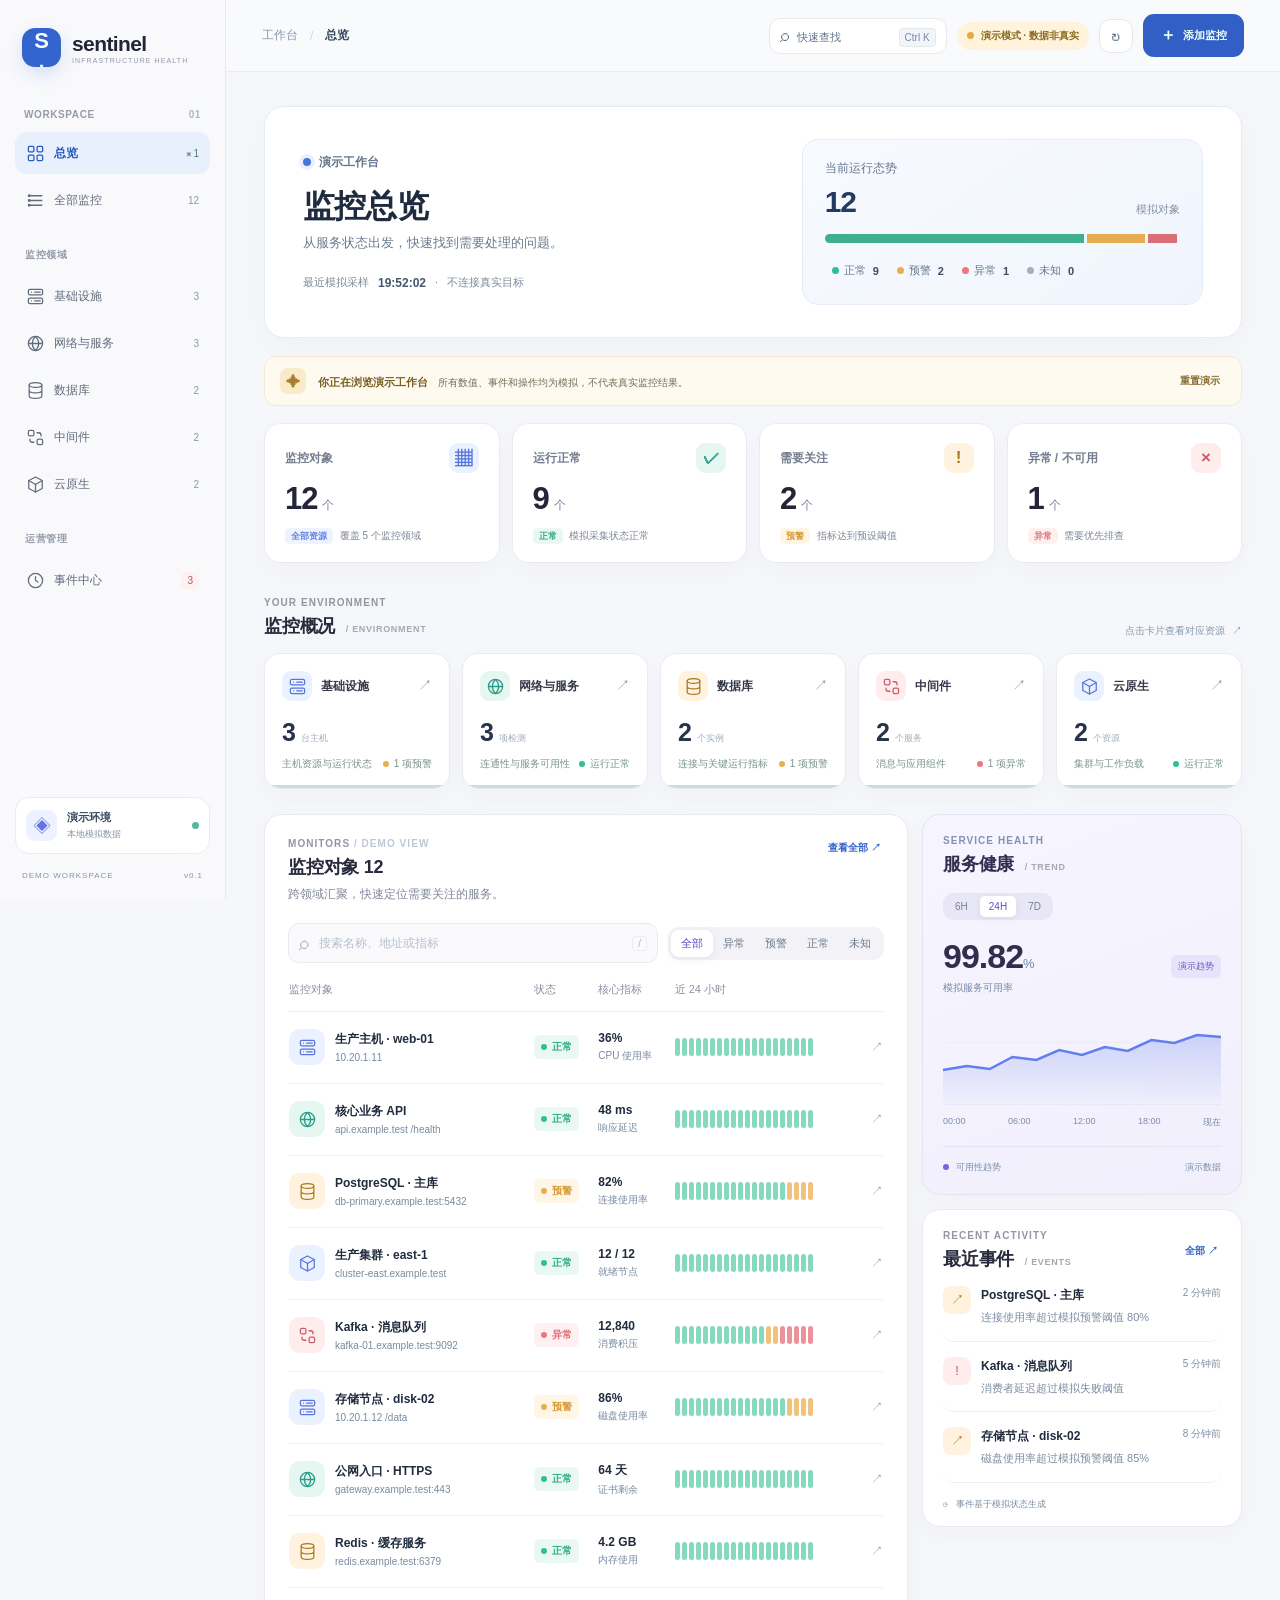
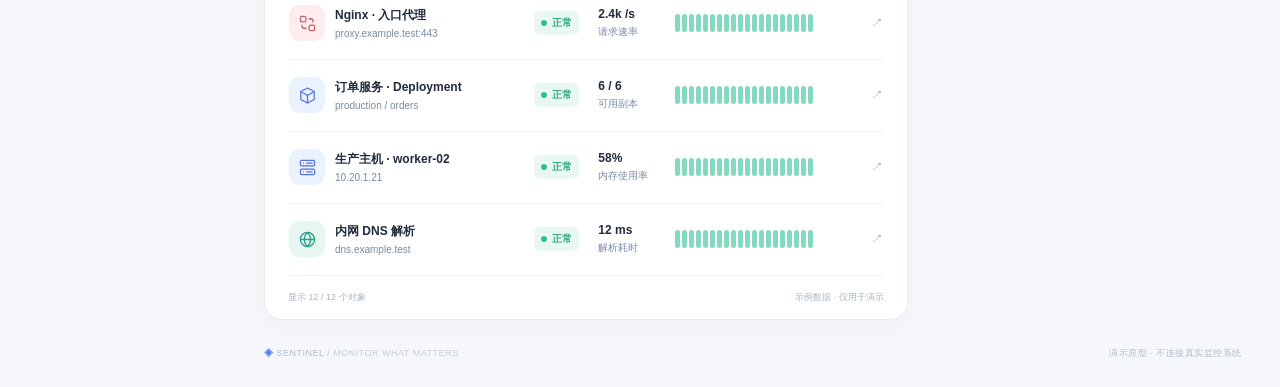
<file: demo/index.html>
<!doctype html>
<html lang="zh-CN">
<head>
  <meta charset="utf-8">
  <meta name="viewport" content="width=device-width,initial-scale=1">
  <meta name="color-scheme" content="light">
  <title>Sentinel · 运维监控工作台演示</title>
  <link rel="stylesheet" href="style.css?v=signal-workspace-3">
</head>
<body>
  <div class="app">
    <aside class="sidebar">
      <a class="brand" href="#overview"><span class="brand-icon">S<span>·</span></span><span><strong>sentinel</strong><small>INFRASTRUCTURE HEALTH</small></span></a>
      <div class="workspace-label">WORKSPACE <span>01</span></div>
      <nav class="nav" aria-label="工作台导航">
        <button class="nav-item active" data-view="overview"><span class="nav-symbol">◫</span>总览 <span class="nav-count">⌘ 1</span></button>
        <button class="nav-item" data-view="all"><span class="nav-symbol">▦</span>全部监控 <span class="nav-count" id="nav-total">—</span></button>
        <span class="nav-heading">监控领域</span>
        <button class="nav-item" data-view="host"><span class="nav-symbol">▤</span>基础设施 <span class="nav-count" data-count="host"></span></button>
        <button class="nav-item" data-view="network"><span class="nav-symbol">⌁</span>网络与服务 <span class="nav-count" data-count="network"></span></button>
        <button class="nav-item" data-view="database"><span class="nav-symbol">▱</span>数据库 <span class="nav-count" data-count="database"></span></button>
        <button class="nav-item" data-view="middleware"><span class="nav-symbol">◇</span>中间件 <span class="nav-count" data-count="middleware"></span></button>
        <button class="nav-item" data-view="cloud"><span class="nav-symbol">⬡</span>云原生 <span class="nav-count" data-count="cloud"></span></button>
        <span class="nav-heading">运营管理</span>
        <button class="nav-item" data-view="events"><span class="nav-symbol">◷</span>事件中心 <span class="event-count" id="nav-alerts">—</span></button>
      </nav>
      <div class="sidebar-footer"><div class="environment"><span class="env-icon">◈</span><span><strong>演示环境</strong><small>本地模拟数据</small></span><span class="env-dot"></span></div><p>DEMO WORKSPACE <span>v0.1</span></p></div>
    </aside>
    <main class="main">
      <header class="topbar"><div class="breadcrumb"><span>工作台</span><span class="crumb-sep">/</span><strong id="breadcrumb">总览</strong></div><div class="top-actions"><button class="quick-search" id="command-open" aria-label="打开快速查找"><span>⌕</span> 快速查找 <kbd>Ctrl K</kbd></button><span class="demo-pill"><i></i>演示模式 · 数据非真实</span><button class="icon-button" id="refresh" title="模拟刷新" aria-label="模拟刷新">↻</button><button class="add-button" id="add-monitor"><span>＋</span> 添加监控</button></div></header>
      <div class="content">
        <section class="page-head"><div class="hero-intro"><div class="hero-kicker"><span></span> 演示工作台</div><h1 id="page-title">监控总览</h1><p id="page-subtitle">从服务状态出发，快速找到需要处理的问题。</p><div class="last-update"><span>最近模拟采样</span><strong id="last-updated">—</strong><small>不连接真实目标</small></div></div><div class="hero-signal"><div class="signal-head"><div><span>当前运行态势</span><strong id="signal-total">—</strong></div><small>模拟对象</small></div><div class="signal-track" aria-hidden="true"><span data-segment="ok"></span><span data-segment="warn"></span><span data-segment="fail"></span><span data-segment="unknown"></span></div><div class="signal-legend" aria-label="按状态查看监控"><button data-signal-filter="ok"><i class="ok-dot"></i>正常 <b id="signal-ok">—</b></button><button data-signal-filter="warn"><i class="warn-dot"></i>预警 <b id="signal-warn">—</b></button><button data-signal-filter="fail"><i class="fail-dot"></i>异常 <b id="signal-fail">—</b></button><button data-signal-filter="unknown"><i class="unknown-dot"></i>未知 <b id="signal-unknown">—</b></button></div></div></section>
        <div class="demo-notice"><span class="notice-icon">✦</span><span><strong>你正在浏览演示工作台</strong><span>所有数值、事件和操作均为模拟，不代表真实监控结果。</span></span><button id="reset-demo">重置演示</button></div>
        <section class="summary" aria-label="模拟监控汇总"><article class="summary-card total"><div class="card-top"><span>监控对象</span><span class="summary-icon blue">▦</span></div><div class="summary-number"><strong id="stat-total">—</strong><small>个</small></div><p><span class="metric-tag blue-tag">全部资源</span> <span id="stat-total-note">覆盖 5 个监控领域</span></p></article><article class="summary-card"><div class="card-top"><span>运行正常</span><span class="summary-icon green">✓</span></div><div class="summary-number"><strong id="stat-ok">—</strong><small>个</small></div><p><span class="metric-tag green-tag">正常</span> 模拟采集状态正常</p></article><article class="summary-card"><div class="card-top"><span>需要关注</span><span class="summary-icon amber">!</span></div><div class="summary-number"><strong id="stat-warn">—</strong><small>个</small></div><p><span class="metric-tag amber-tag">预警</span> 指标达到预设阈值</p></article><article class="summary-card"><div class="card-top"><span>异常 / 不可用</span><span class="summary-icon red">×</span></div><div class="summary-number"><strong id="stat-fail">—</strong><small>个</small></div><p><span class="metric-tag red-tag">异常</span> 需要优先排查</p></article></section>
        <div class="section-title"><div><p class="section-eyebrow">YOUR ENVIRONMENT</p><h2>监控概况 <span> / ENVIRONMENT</span></h2></div><span class="muted-note">点击卡片查看对应资源 <span>↗</span></span></div>
        <section class="domain-grid" id="domain-grid" aria-label="领域概况"></section>
        <section class="work-grid"><article class="panel monitor-panel"><div class="panel-head"><div><p class="section-eyebrow">MONITORS <span> / DEMO VIEW</span></p><h2 id="list-title">监控对象 <span id="list-count" class="count-badge">—</span></h2><p>跨领域汇聚，快速定位需要关注的服务。</p></div><button class="text-button" id="view-all">查看全部 <span>↗</span></button></div>
          <div class="toolbar"><label class="search"><span>⌕</span><input id="search" type="search" placeholder="搜索名称、地址或指标" aria-label="搜索监控对象"><kbd>/</kbd></label><div class="status-tabs" role="group" aria-label="状态筛选"><button class="selected" data-filter="all" aria-pressed="true">全部</button><button data-filter="fail" aria-pressed="false">异常</button><button data-filter="warn" aria-pressed="false">预警</button><button data-filter="ok" aria-pressed="false">正常</button><button data-filter="unknown" aria-pressed="false">未知</button></div></div>
          <div class="table-wrap"><table><thead><tr><th>监控对象</th><th>状态</th><th>核心指标</th><th>近 24 小时</th><th></th></tr></thead><tbody id="monitor-body"></tbody></table></div><div class="empty hidden" id="empty">没有匹配的模拟监控。试试清除搜索或切换筛选条件。</div><div class="table-footer"><span id="table-summary">—</span><span>示例数据 · 仅用于演示</span></div>
        </article><aside class="right-column"><article class="panel health-panel"><div class="panel-head compact"><div><p class="section-eyebrow">SERVICE HEALTH</p><h2>服务健康 <span> / TREND</span></h2></div></div><div class="period-tabs" role="group" aria-label="模拟趋势时间范围"><button data-period="6h" aria-pressed="false">6H</button><button data-period="24h" class="selected" aria-pressed="true">24H</button><button data-period="7d" aria-pressed="false">7D</button></div><div class="health-top"><div><strong id="health-number">—</strong><span>%</span><p>模拟服务可用率</p></div><span class="health-change">演示趋势</span></div><div class="chart" id="health-chart" aria-label="模拟服务健康趋势"></div><div class="chart-labels" id="chart-labels"></div><div class="chart-legend"><span><i></i> 可用性趋势</span><span>演示数据</span></div></article><article class="panel activity-panel"><div class="panel-head compact"><div><p class="section-eyebrow">RECENT ACTIVITY</p><h2>最近事件 <span> / EVENTS</span></h2></div><button class="text-button" data-goto="events">全部 ↗</button></div><div id="event-list"></div><div class="activity-footer"><span>◷</span> 事件基于模拟状态生成</div></article></aside></section>
        <footer><span><b>◈</b> SENTINEL <span> / MONITOR WHAT MATTERS</span></span><span>演示原型 · 不连接真实监控系统</span></footer>
      </div>
    </main>
  </div>
  <dialog id="detail-dialog" class="dialog"><div id="detail-content"></div></dialog>
  <dialog id="add-dialog" class="dialog"><form id="add-form"><div class="dialog-head"><div><p class="section-eyebrow">DEMO ONLY</p><h2>添加模拟监控</h2><p>仅添加到当前浏览器会话，不连接目标或保存至真实配置。</p></div><button type="button" class="close-dialog" data-close="add-dialog" aria-label="关闭">×</button></div><label>监控名称<input name="name" required maxlength="60" placeholder="例如：订单服务"></label><label>监控领域<select name="domain"><option value="host">基础设施</option><option value="network">网络与服务</option><option value="database">数据库</option><option value="middleware">中间件</option><option value="cloud">云原生</option></select></label><label>示例地址<input name="target" required maxlength="100" placeholder="例如：orders.example.test"></label><div class="form-note">添加后将显示“未知”状态，不会执行网络请求。</div><div class="dialog-actions"><button type="button" class="button-secondary" data-close="add-dialog">取消</button><button type="submit" class="add-button">添加模拟对象</button></div></form></dialog>
  <dialog id="command-dialog" class="dialog command-dialog" aria-label="快速查找"><div class="command-wrap"><div class="command-top"><span>⌕</span><input id="command-input" type="search" placeholder="查找监控对象或领域…" aria-label="快速查找"><button type="button" class="close-dialog" data-close="command-dialog" aria-label="关闭">×</button></div><p class="command-caption">模拟数据 · 按名称、地址或领域查找</p><div id="command-results" class="command-results"></div><div class="command-footer"><span>选择结果以查看详情</span><span>ESC 关闭</span></div></div></dialog>
  <div id="toast" class="toast" role="status" aria-live="polite"></div>
  <script src="app.js?v=signal-workspace-3"></script>
</body>
</html>
</file>
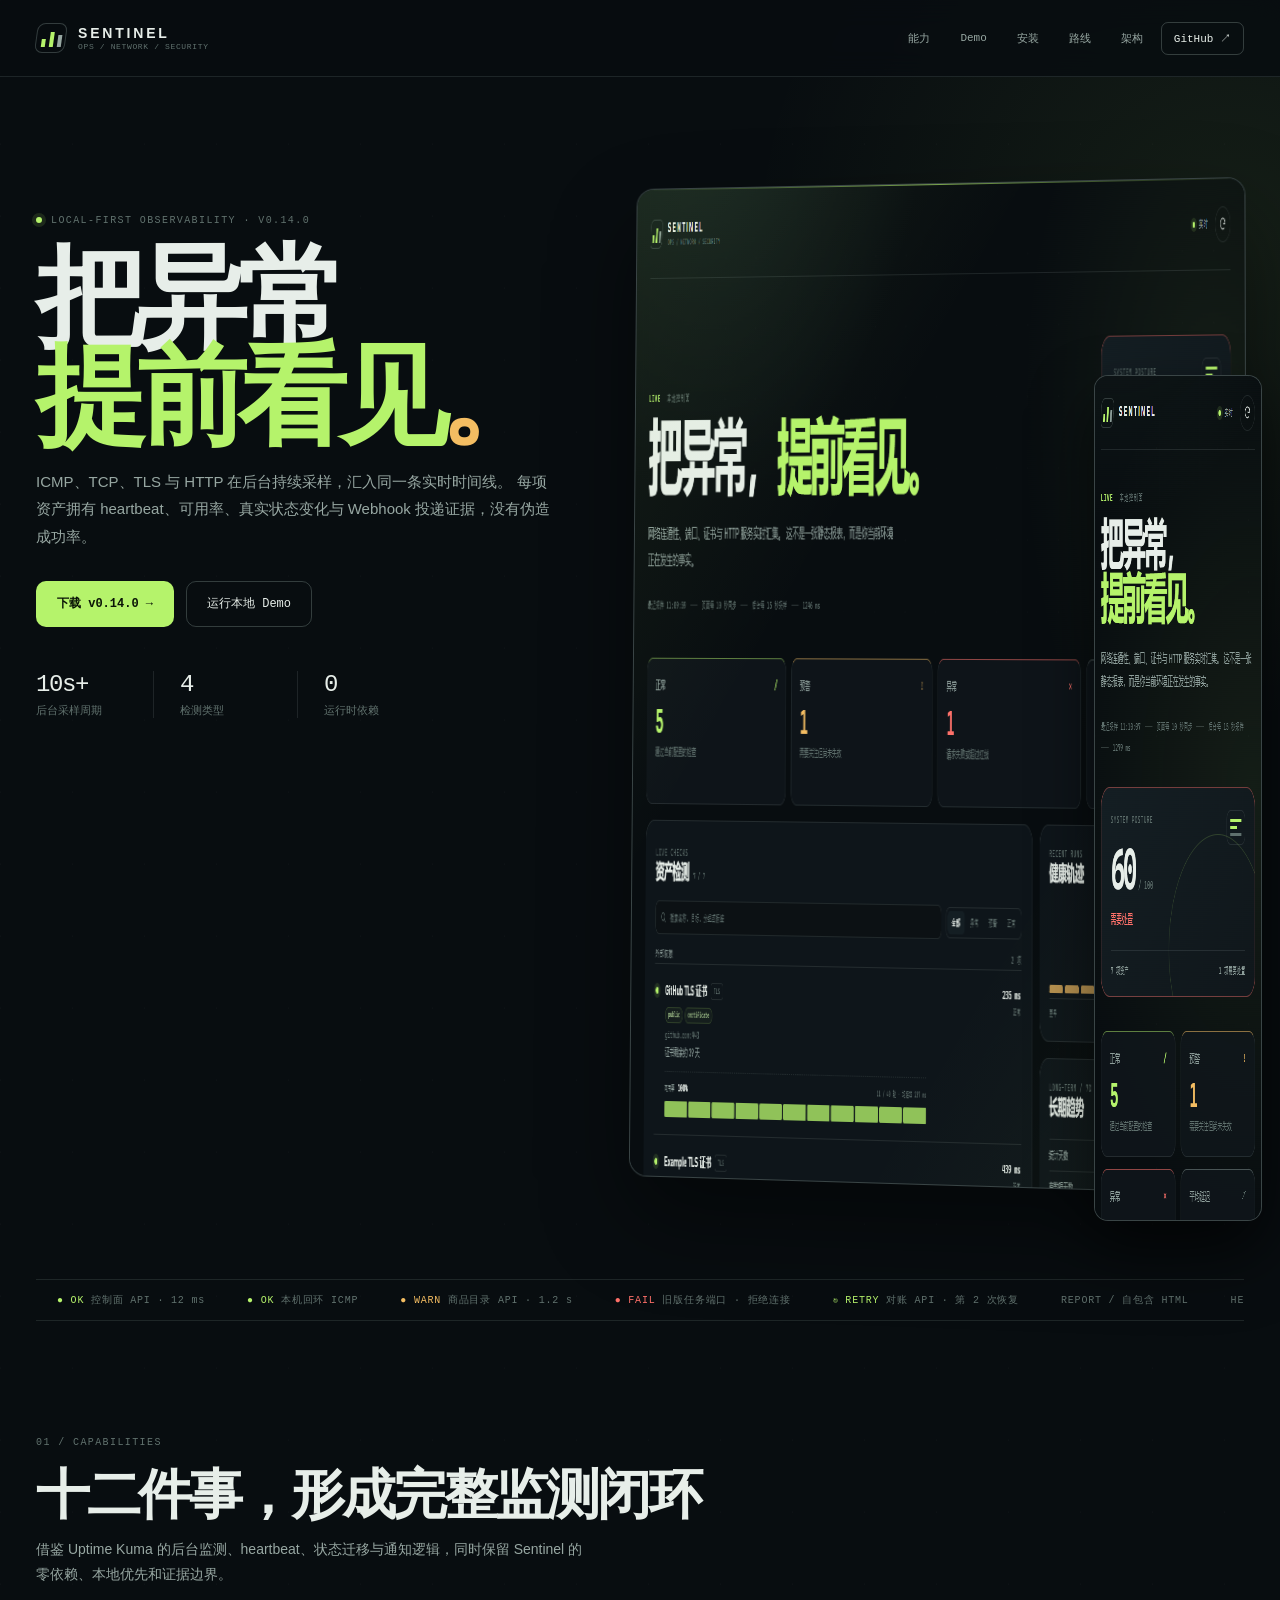
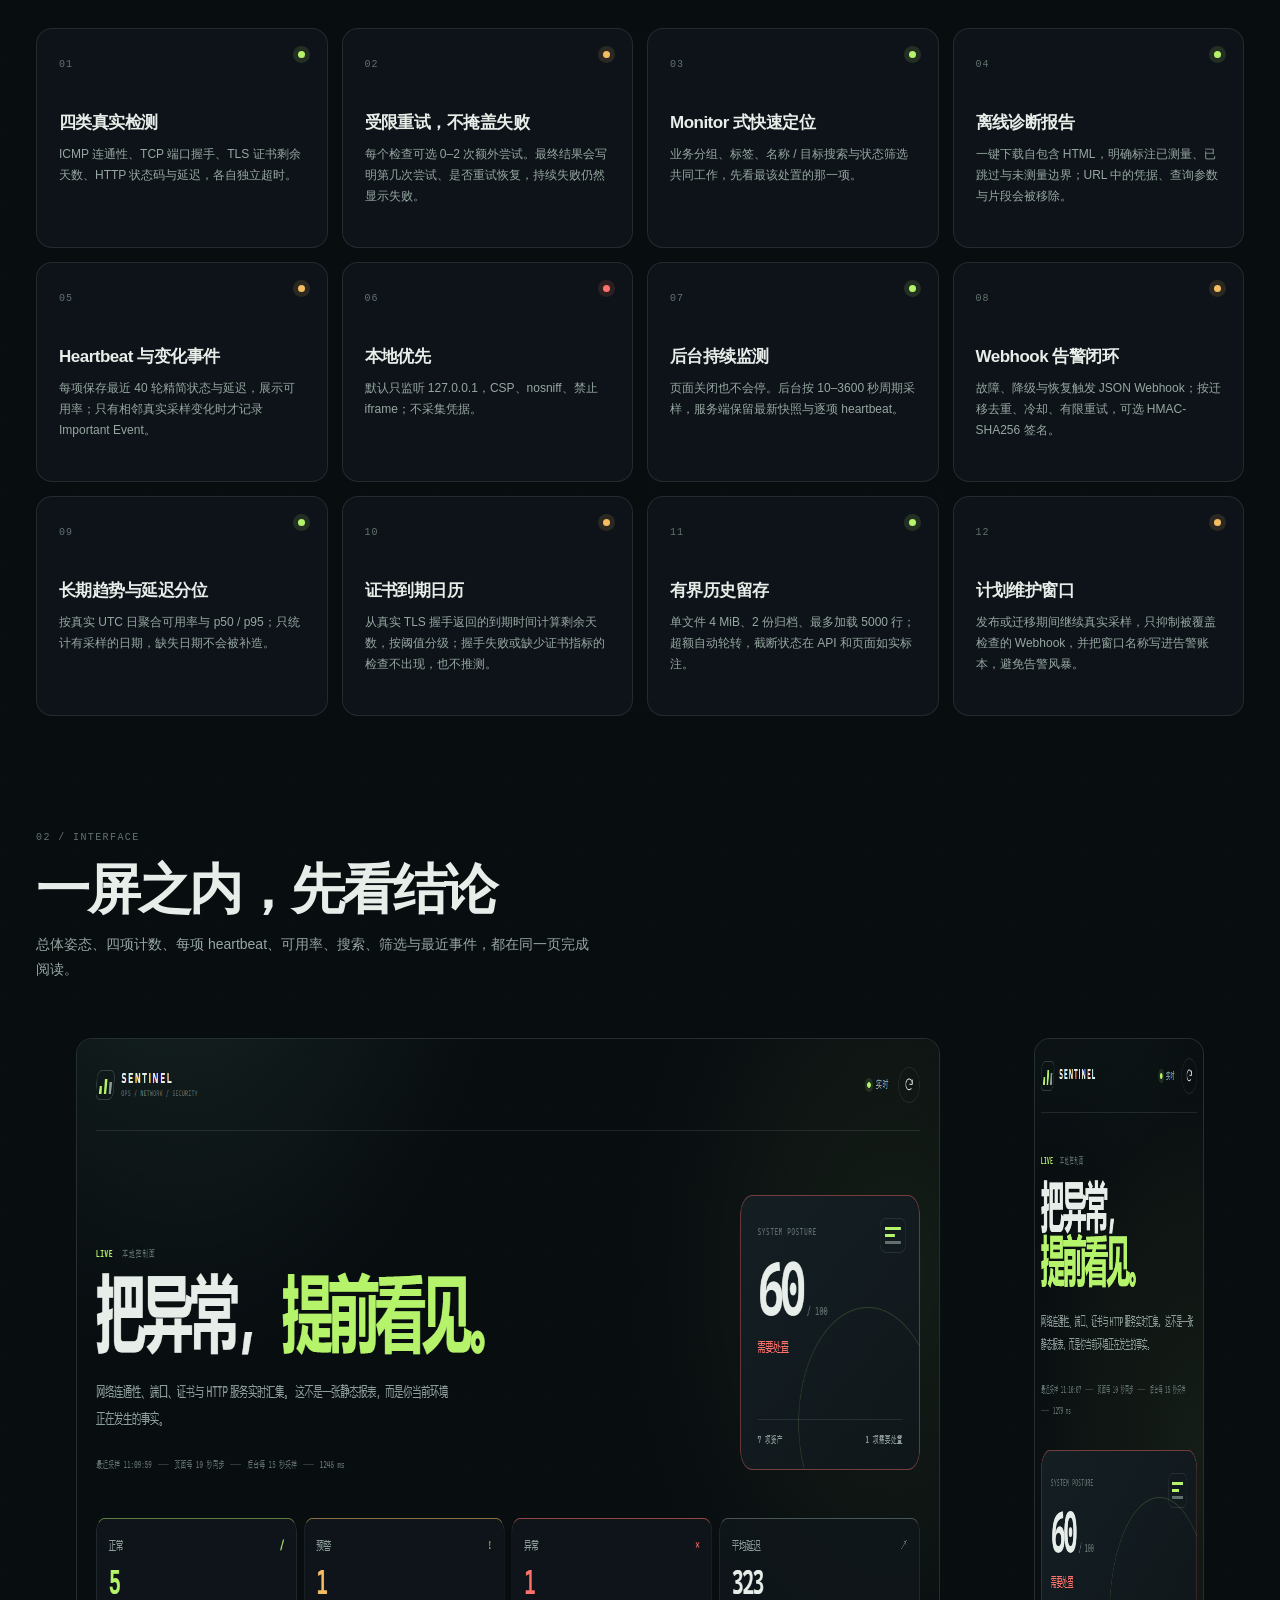
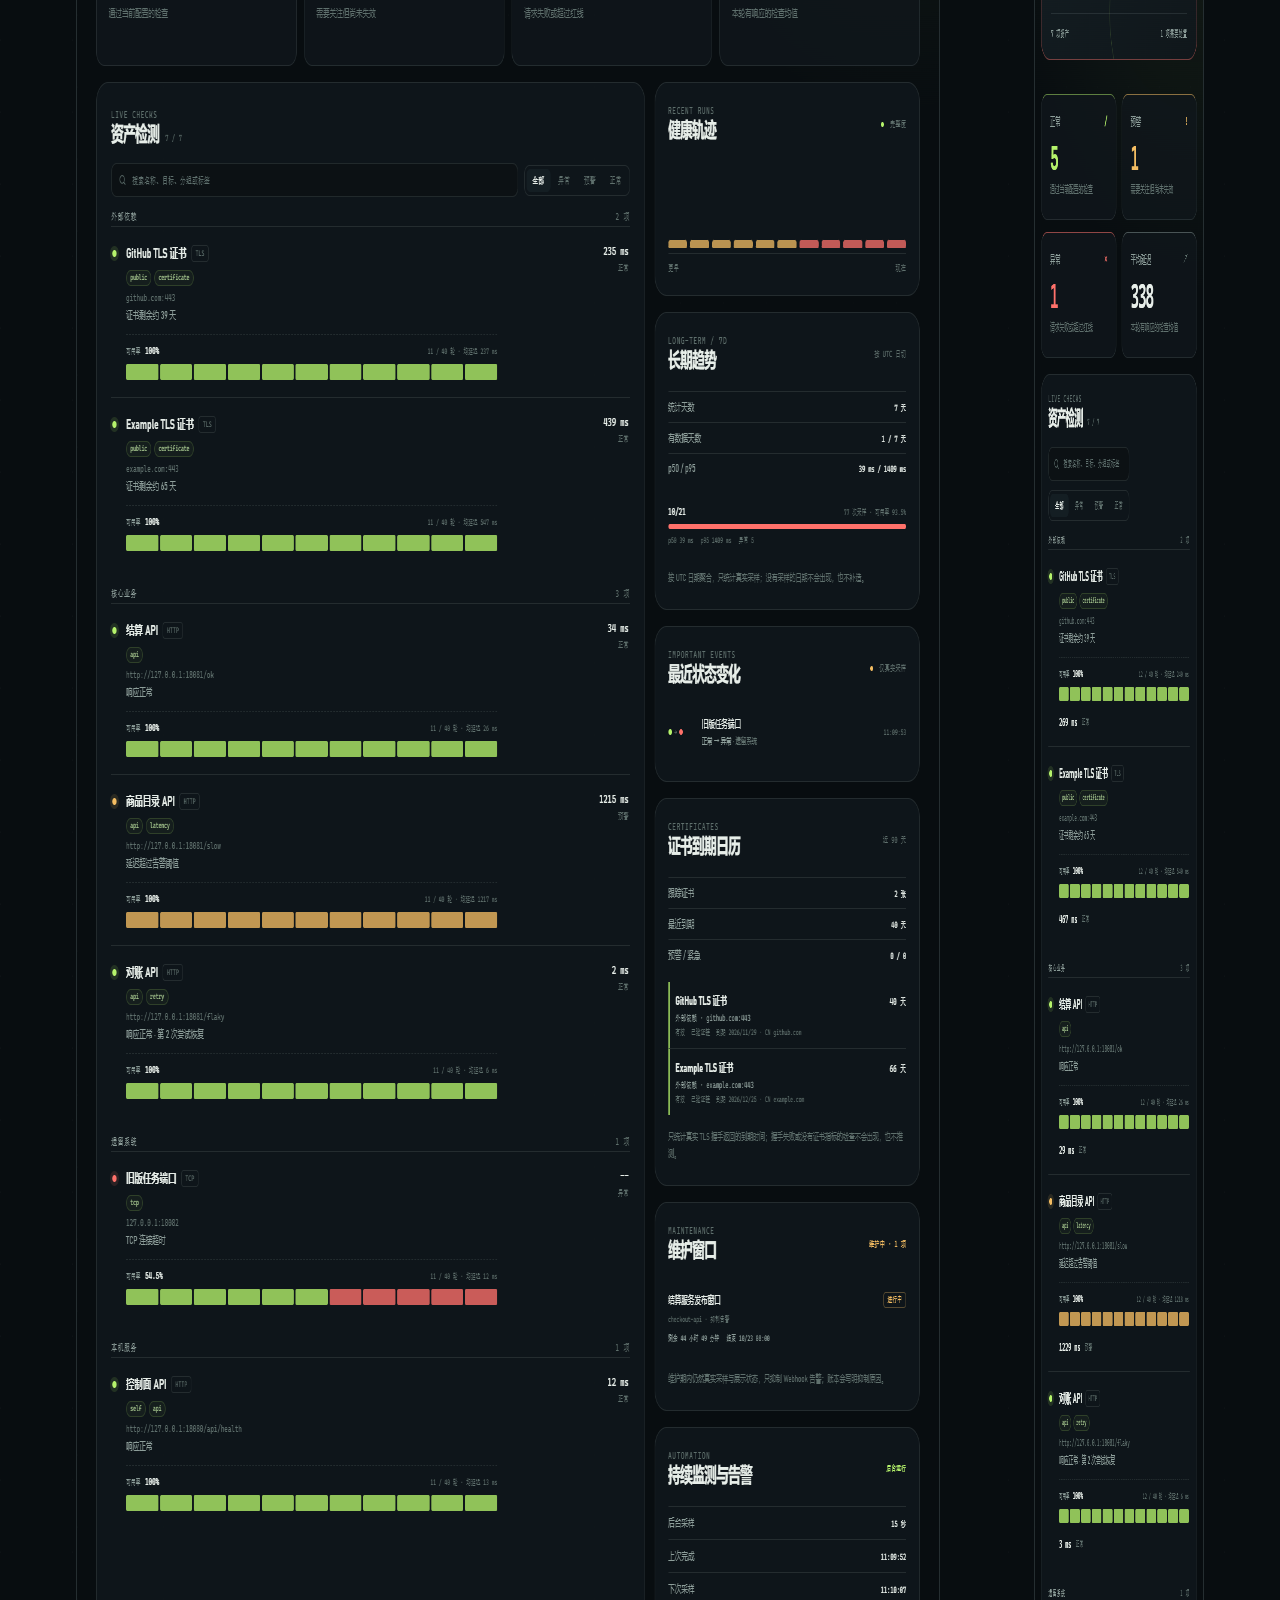
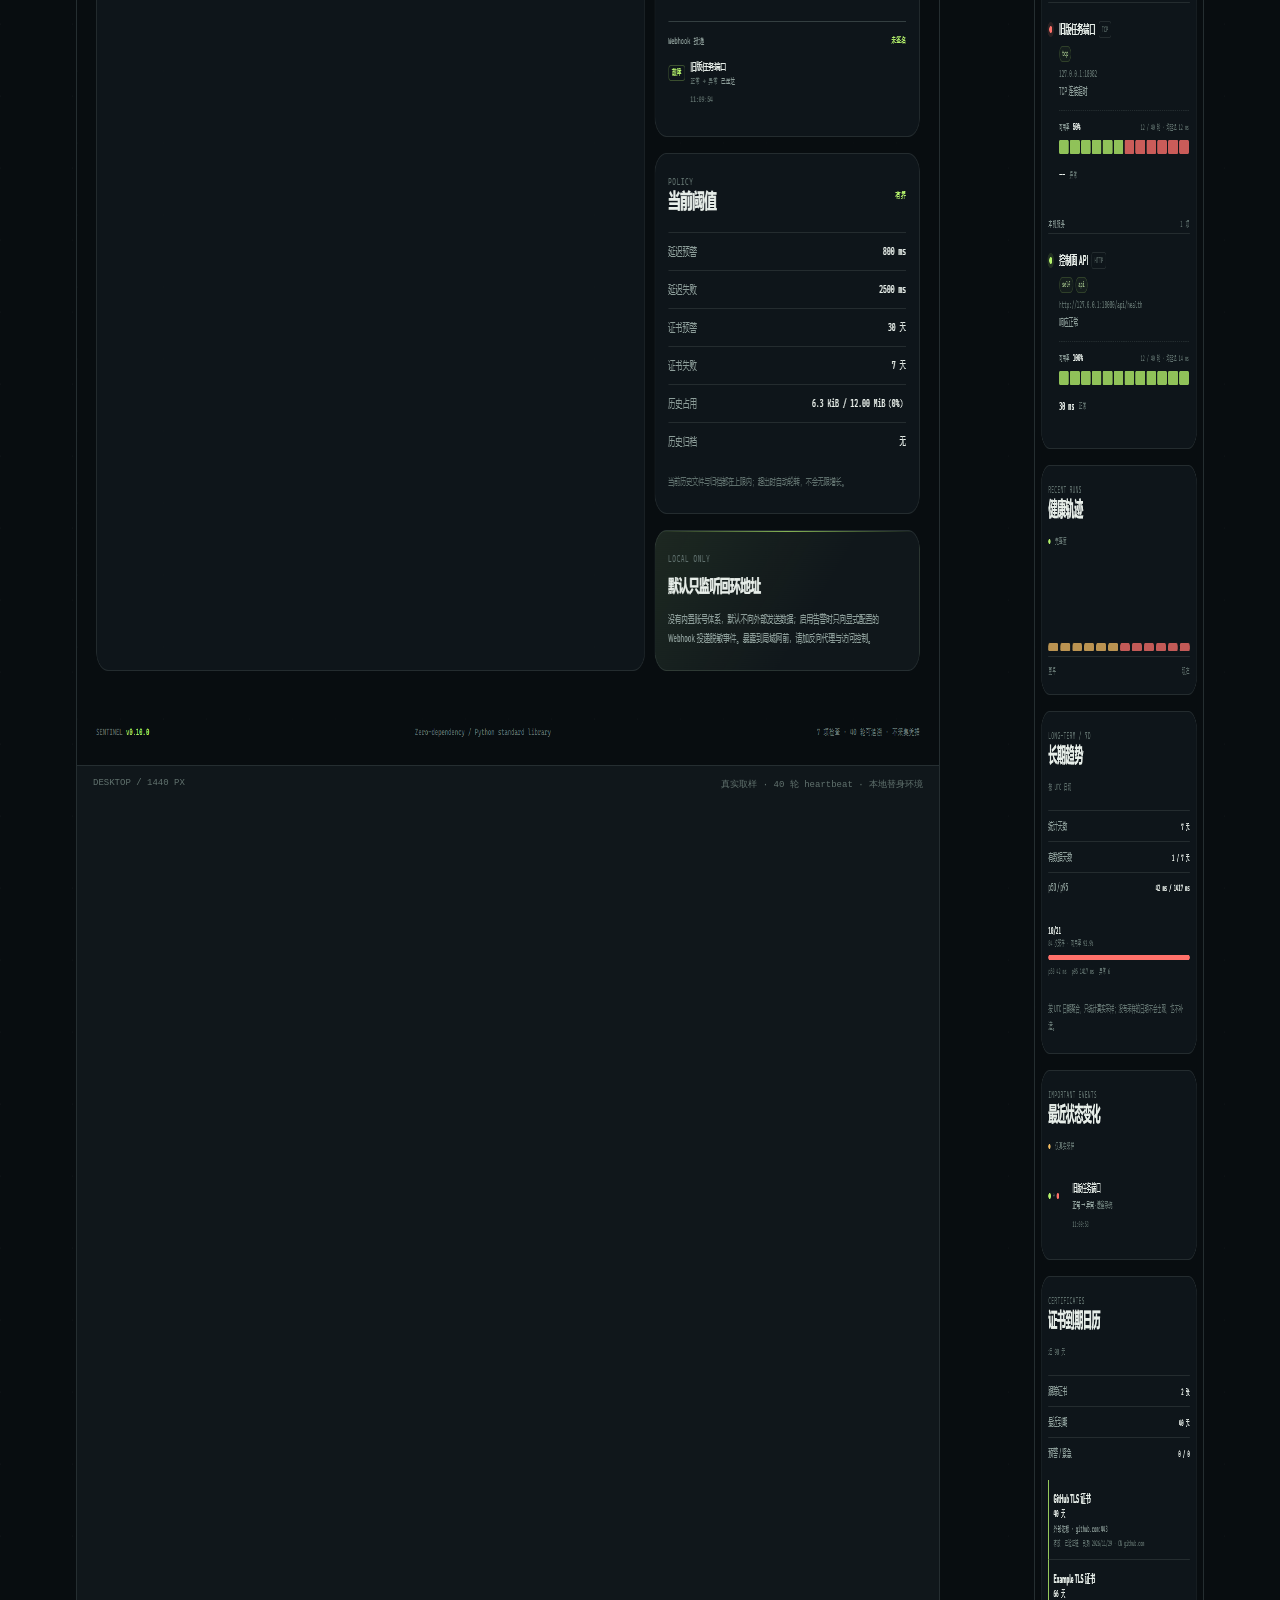
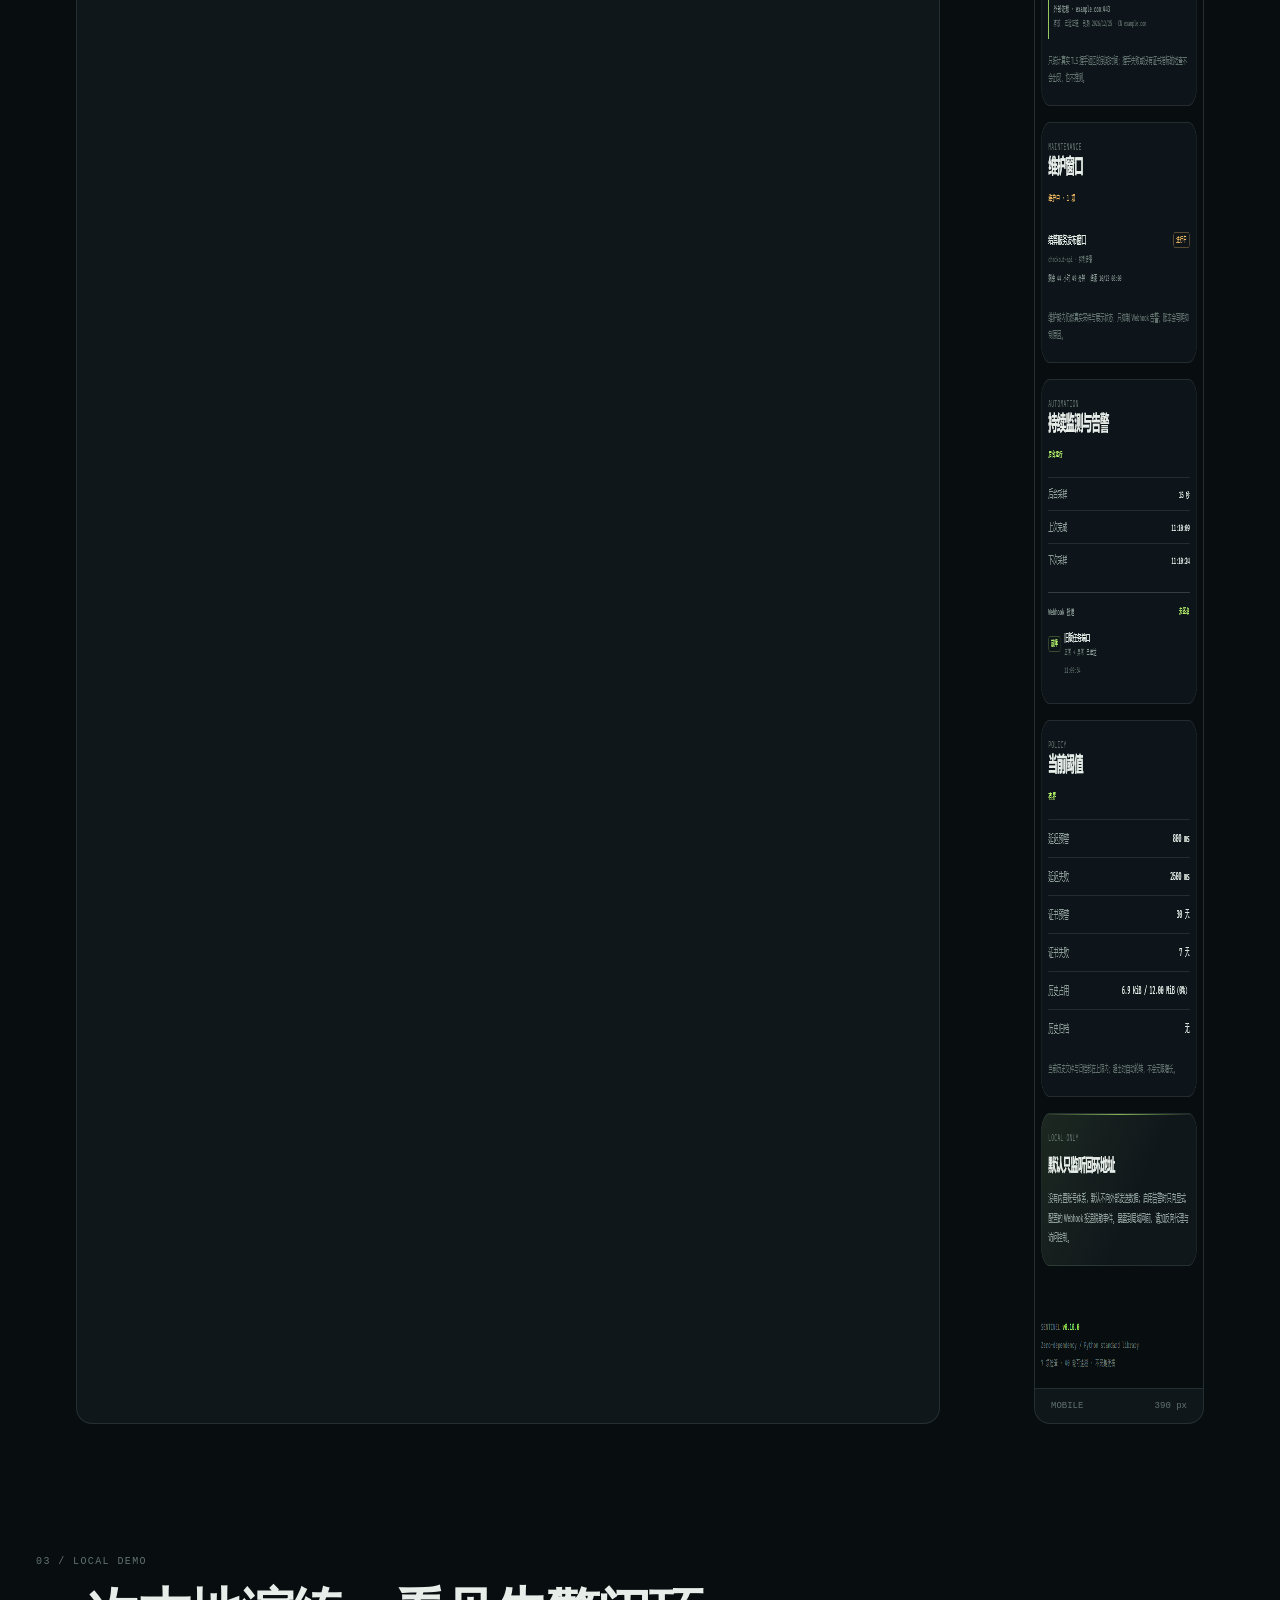
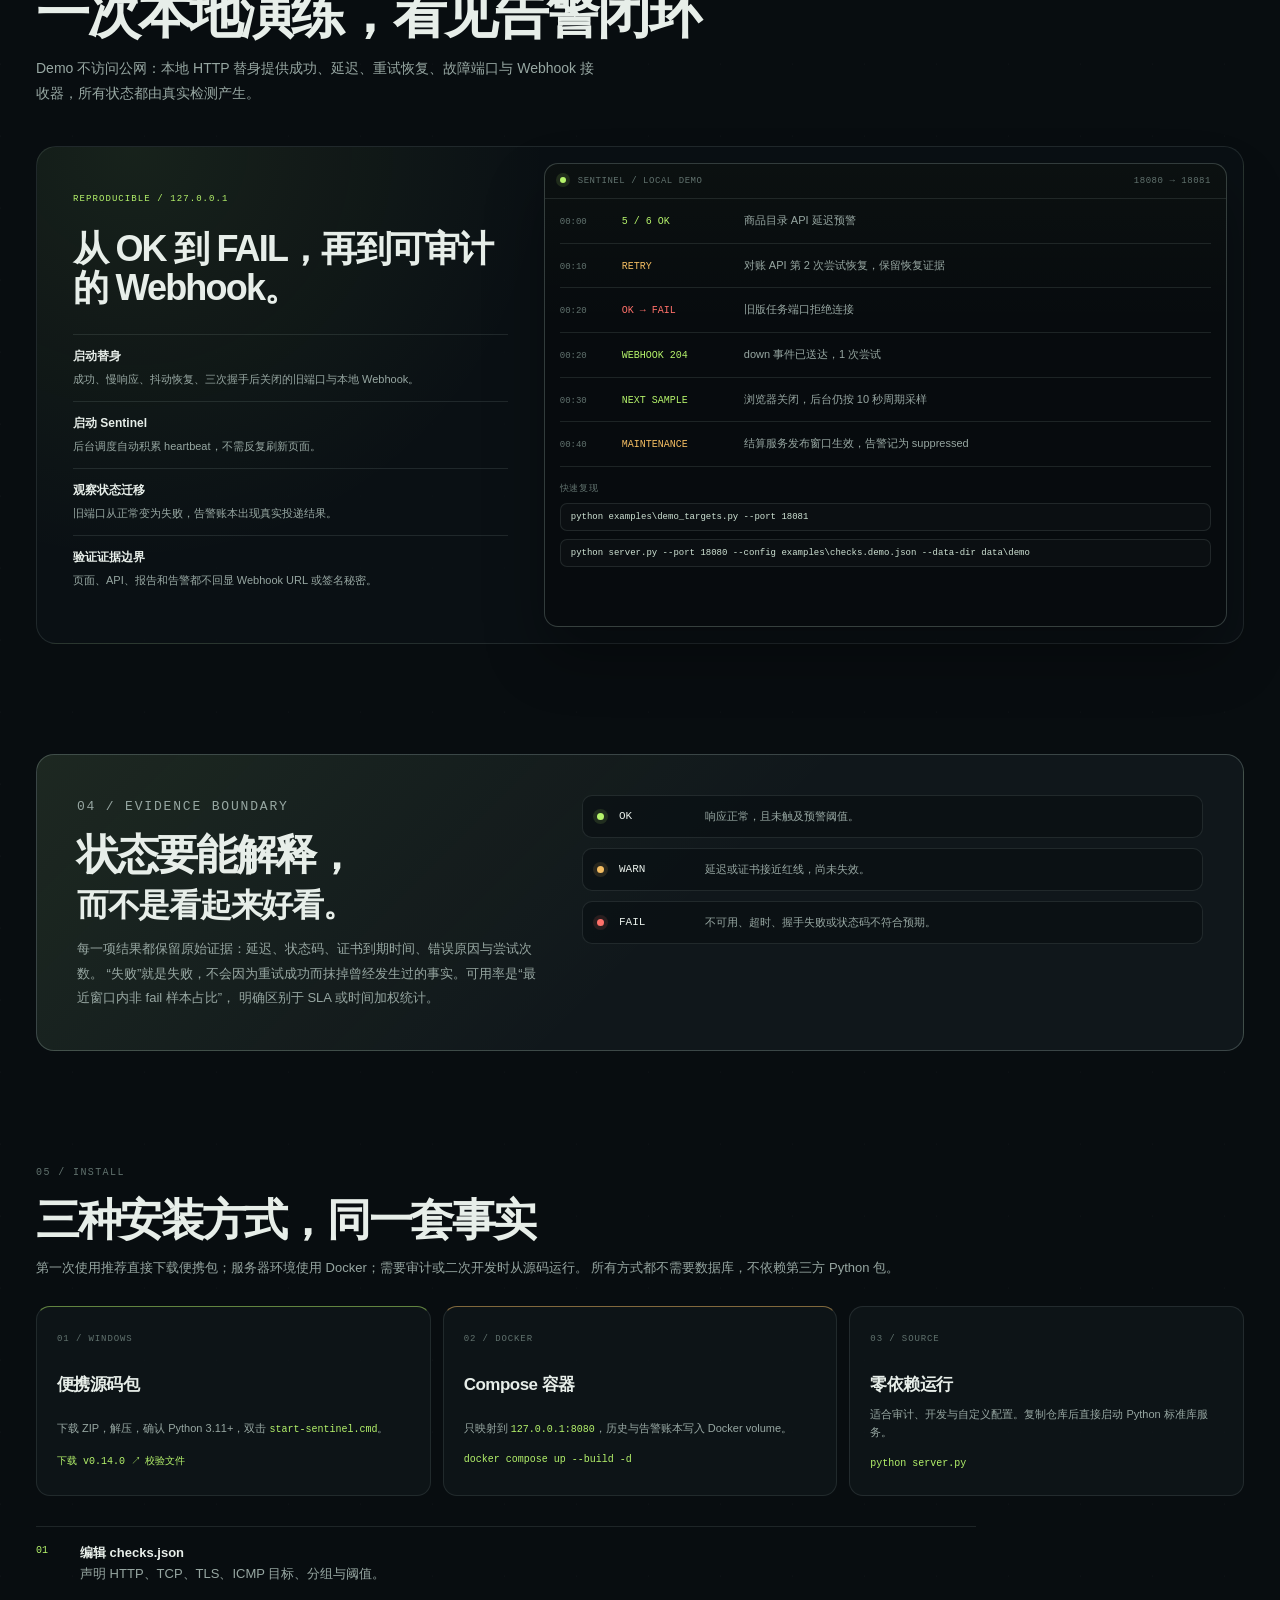
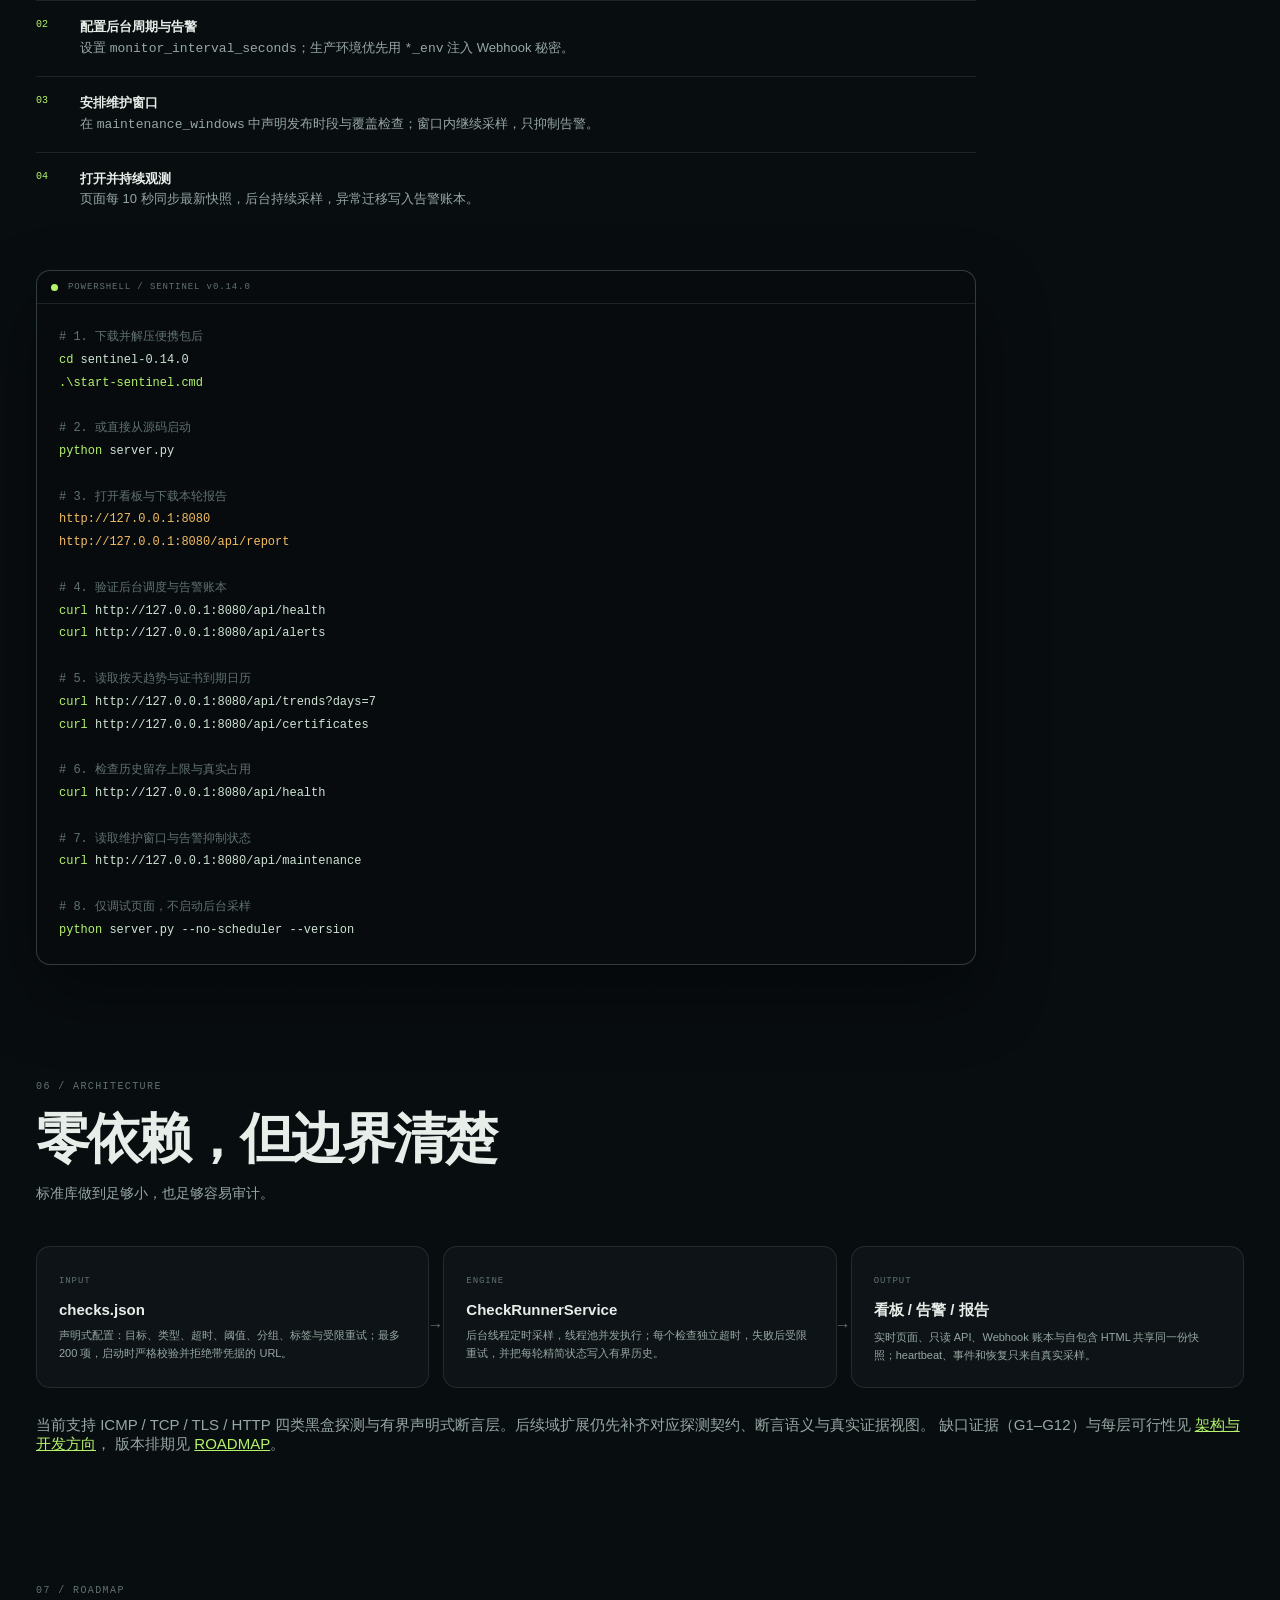
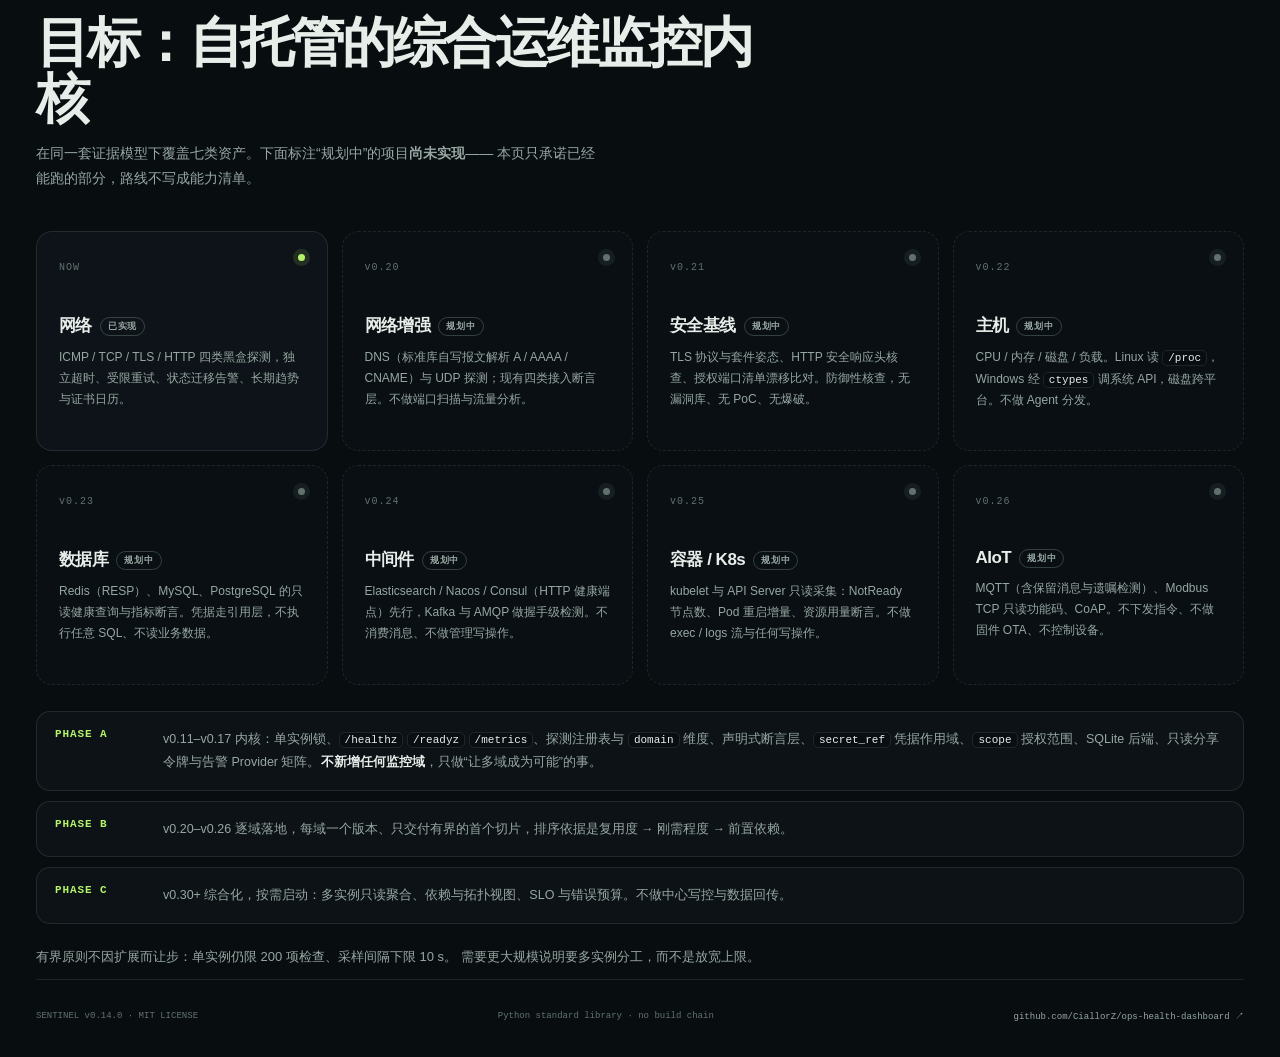
<file: docs/index.html>
<!doctype html>
<html lang="zh-CN">
  <head>
    <meta charset="utf-8">
    <meta name="viewport" content="width=device-width, initial-scale=1">
    <meta name="color-scheme" content="dark">
    <meta name="theme-color" content="#080d10">
    <meta
      name="description"
      content="Sentinel 是一个零依赖、默认只监听本机的运维健康看板：四类检测、逐项 heartbeat、可用率、搜索与真实状态变化。"
    >
    <title>Sentinel · 本地优先的运维健康看板</title>
    <link
      rel="icon"
      href="data:image/svg+xml,%3Csvg xmlns='http://www.w3.org/2000/svg' viewBox='0 0 32 32'%3E%3Crect width='32' height='32' rx='8' fill='%23101b1e'/%3E%3Cpath d='M8 22V15M16 22V9M24 22v-7' stroke='%23b5f36b' stroke-width='3'/%3E%3C/svg%3E"
    >
    <style>
      :root {
        --bg: #080d10;
        --bg-soft: #0b1216;
        --surface: #10171b;
        --surface-raised: #141e23;
        --line: rgba(206, 230, 224, 0.11);
        --line-strong: rgba(206, 230, 224, 0.22);
        --text: #e7eee9;
        --muted: #97a7a2;
        --faint: #61726e;
        --acid: #b5f36b;
        --acid-soft: rgba(181, 243, 107, 0.12);
        --amber: #f4bd62;
        --red: #ff716a;
        --mono: "Cascadia Mono", "Cascadia Code", Consolas, monospace;
        --sans: "Bahnschrift", "Microsoft YaHei UI", "Noto Sans SC", sans-serif;
        --max: 1280px;
      }

      * {
        box-sizing: border-box;
      }

      html {
        scroll-behavior: smooth;
        background: var(--bg);
      }

      body {
        margin: 0;
        min-width: 320px;
        color: var(--text);
        font-family: var(--sans);
        background:
          radial-gradient(circle at 8% -10%, rgba(112, 175, 145, 0.18), transparent 34rem),
          radial-gradient(circle at 96% 2%, rgba(181, 243, 107, 0.08), transparent 30rem),
          linear-gradient(115deg, rgba(255, 255, 255, 0.018) 1px, transparent 1px),
          linear-gradient(25deg, rgba(255, 255, 255, 0.013) 1px, transparent 1px),
          var(--bg);
        background-size: auto, auto, 72px 72px, 72px 72px, auto;
      }

      body::before {
        position: fixed;
        inset: 0;
        z-index: -1;
        pointer-events: none;
        content: "";
        background: linear-gradient(180deg, transparent 0, rgba(8, 13, 16, 0.72) 72%);
      }

      a {
        color: inherit;
      }

      img {
        display: block;
        max-width: 100%;
      }

      .skip {
        position: absolute;
        left: -999px;
        top: 12px;
        z-index: 20;
        padding: 10px 14px;
        border-radius: 8px;
        color: #08100a;
        background: var(--acid);
        font-family: var(--mono);
        font-size: 12px;
      }

      .skip:focus {
        left: 12px;
      }

      .wrap {
        width: min(var(--max), calc(100% - 72px));
        margin: 0 auto;
      }

      /* ---------- navigation ---------- */
      .nav {
        position: sticky;
        top: 0;
        z-index: 10;
        border-bottom: 1px solid var(--line);
        background: rgba(8, 13, 16, 0.82);
        backdrop-filter: blur(14px);
      }

      .nav-inner {
        display: flex;
        align-items: center;
        justify-content: space-between;
        height: 76px;
      }

      .brand {
        display: inline-flex;
        gap: 12px;
        align-items: center;
        text-decoration: none;
      }

      .brand-mark {
        display: grid;
        grid-template-columns: repeat(3, 4px);
        gap: 4px;
        align-items: end;
        width: 30px;
        height: 30px;
        padding: 5px;
        border: 1px solid var(--line-strong);
        border-radius: 8px;
        transform: skew(-8deg);
      }

      .brand-mark i {
        display: block;
        height: 45%;
        background: var(--acid);
      }

      .brand-mark i:nth-child(2) {
        height: 85%;
      }

      .brand-mark i:nth-child(3) {
        height: 65%;
        background: var(--muted);
      }

      .brand-copy {
        display: grid;
        gap: 1px;
      }

      .brand-copy strong {
        font-size: 14px;
        letter-spacing: 0.2em;
      }

      .brand-copy small {
        color: var(--faint);
        font-family: var(--mono);
        font-size: 8px;
        letter-spacing: 0.08em;
      }

      .nav-links {
        display: flex;
        gap: 6px;
        align-items: center;
      }

      .nav-links a {
        padding: 8px 12px;
        border-radius: 7px;
        color: var(--muted);
        font-family: var(--mono);
        font-size: 11px;
        text-decoration: none;
        transition: color 160ms ease, background 160ms ease;
      }

      .nav-links a:hover,
      .nav-links a:focus-visible {
        color: var(--text);
        background: var(--surface-raised);
        outline: none;
      }

      .nav-links .gh {
        border: 1px solid var(--line-strong);
        color: var(--text);
      }

      .nav-links .gh:hover {
        border-color: var(--acid);
        color: var(--acid);
        background: var(--acid-soft);
      }

      /* ---------- shared type ---------- */
      .kicker {
        display: inline-flex;
        flex-wrap: wrap;
        gap: 9px;
        align-items: center;
        margin: 0;
        color: var(--faint);
        font-family: var(--mono);
        font-size: 10px;
        letter-spacing: 0.14em;
        text-transform: uppercase;
      }

      .kicker .dot {
        width: 6px;
        height: 6px;
        border-radius: 50%;
        background: var(--acid);
        box-shadow: 0 0 0 4px var(--acid-soft);
        animation: pulse 2.4s ease-in-out infinite;
      }

      h1,
      h2,
      h3,
      p {
        margin-top: 0;
      }

      h2 {
        max-width: 720px;
        margin: 18px 0 14px;
        font-size: clamp(30px, 4.2vw, 54px);
        font-weight: 600;
        letter-spacing: -0.055em;
        line-height: 1.04;
      }

      .section-head p:last-child {
        max-width: 560px;
        margin-bottom: 0;
        color: var(--muted);
        font-size: 14px;
        line-height: 1.8;
      }

      /* ---------- hero ---------- */
      .hero {
        display: grid;
        grid-template-columns: minmax(0, 0.92fr) minmax(0, 1.08fr);
        gap: clamp(30px, 5vw, 78px);
        align-items: start;
        padding: clamp(56px, 8vw, 104px) 0 40px;
      }

      .hero-copy > * {
        animation: rise 620ms cubic-bezier(0.2, 0.7, 0.2, 1) both;
      }

      .hero-copy > *:nth-child(2) { animation-delay: 60ms; }
      .hero-copy > *:nth-child(3) { animation-delay: 120ms; }
      .hero-copy > *:nth-child(4) { animation-delay: 180ms; }
      .hero-copy > *:nth-child(5) { animation-delay: 240ms; }

      .hero-copy {
        padding-top: clamp(4px, 2.4vw, 30px);
      }

      .hero > * {
        min-width: 0;
      }

      h1 {
        margin: 20px 0 22px;
        font-size: clamp(56px, 8.6vw, 118px);
        font-weight: 600;
        letter-spacing: -0.085em;
        line-height: 0.9;
        overflow-wrap: anywhere;
      }

      h1 em {
        color: var(--acid);
        font-style: normal;
      }

      h1 .period {
        color: var(--amber);
      }

      .lead {
        max-width: 520px;
        margin-bottom: 30px;
        color: var(--muted);
        font-size: 15px;
        line-height: 1.85;
      }

      .cta {
        display: flex;
        flex-wrap: wrap;
        gap: 12px;
      }

      .btn {
        display: inline-flex;
        gap: 10px;
        align-items: center;
        justify-content: center;
        height: 46px;
        padding: 0 20px;
        border: 1px solid var(--line-strong);
        border-radius: 10px;
        font-family: var(--mono);
        font-size: 12px;
        text-decoration: none;
        transition: transform 160ms ease, border-color 160ms ease, background 160ms ease;
      }

      .btn:hover,
      .btn:focus-visible {
        transform: translateY(-1px);
        outline: none;
      }

      .btn.primary {
        border-color: transparent;
        color: #0a1406;
        background: var(--acid);
        font-weight: 600;
      }

      .btn.primary:hover {
        background: #c7ff85;
      }

      .btn.ghost {
        color: var(--text);
      }

      .btn.ghost:hover,
      .btn.ghost:focus-visible {
        border-color: var(--acid);
        color: var(--acid);
        background: var(--acid-soft);
      }

      .facts {
        display: flex;
        flex-wrap: wrap;
        gap: 0;
        margin: 44px 0 0;
      }

      .facts div {
        min-width: 118px;
        padding-right: 26px;
        margin-right: 26px;
        border-right: 1px solid var(--line);
      }

      .facts div:last-child {
        border-right: 0;
        margin-right: 0;
        padding-right: 0;
      }

      .facts dt {
        font-family: var(--mono);
        font-size: 24px;
        letter-spacing: -0.06em;
      }

      .facts dd {
        margin: 5px 0 0;
        color: var(--faint);
        font-size: 11px;
      }

      .hero-shot {
        position: relative;
        animation: rise 720ms 140ms cubic-bezier(0.2, 0.7, 0.2, 1) both;
      }

      .shot-frame {
        position: relative;
        overflow: hidden;
        border: 1px solid var(--line-strong);
        border-radius: 18px;
        background: var(--surface);
        box-shadow: 0 40px 90px rgba(0, 0, 0, 0.45);
        transform: perspective(1400px) rotateY(-4deg) rotateX(1.4deg);
        transform-origin: 60% 40%;
      }

      .shot-frame::after {
        position: absolute;
        inset: 0;
        pointer-events: none;
        content: "";
        background: linear-gradient(120deg, rgba(181, 243, 107, 0.08), transparent 34%, transparent 68%, rgba(181, 243, 107, 0.05));
      }

      .shot-frame img {
        width: 100%;
      }

      .shot-scan {
        position: absolute;
        right: 0;
        left: 0;
        z-index: 2;
        height: 1px;
        background: linear-gradient(90deg, transparent, var(--acid), transparent);
        opacity: 0.65;
        animation: scan 7s linear infinite;
      }

      .shot-mobile {
        position: absolute;
        right: -18px;
        bottom: -40px;
        width: min(168px, 32%);
        overflow: hidden;
        border: 1px solid var(--line-strong);
        border-radius: 14px;
        background: var(--surface);
        box-shadow: 0 28px 60px rgba(0, 0, 0, 0.55);
      }

      .shot-mobile img {
        width: 100%;
      }

      /* ---------- ticker ---------- */
      .ticker {
        display: flex;
        gap: 0;
        overflow: hidden;
        margin: 58px 0 0;
        border-top: 1px solid var(--line);
        border-bottom: 1px solid var(--line);
      }

      .ticker-track {
        display: flex;
        flex: 0 0 auto;
        gap: 42px;
        align-items: center;
        padding: 13px 21px;
        color: var(--faint);
        font-family: var(--mono);
        font-size: 10px;
        letter-spacing: 0.08em;
        white-space: nowrap;
        animation: marquee 26s linear infinite;
      }

      .ticker-track b {
        color: var(--acid);
        font-weight: 400;
      }

      .ticker-track i {
        color: var(--amber);
        font-style: normal;
      }

      .ticker-track s {
        color: var(--red);
        text-decoration: none;
      }

      /* ---------- sections ---------- */
      section {
        scroll-margin-top: 92px;
      }

      .section {
        padding: clamp(62px, 9vw, 110px) 0 0;
      }

      .feature-grid {
        display: grid;
        grid-template-columns: repeat(4, minmax(0, 1fr));
        gap: 14px;
        margin-top: 40px;
      }

      .feature {
        position: relative;
        min-height: 220px;
        padding: 24px 22px;
        overflow: hidden;
        border: 1px solid var(--line);
        border-radius: 16px;
        background: rgba(16, 23, 27, 0.78);
        transition: border-color 180ms ease, transform 180ms ease, background 180ms ease;
      }

      .feature:hover {
        border-color: var(--line-strong);
        background: var(--surface-raised);
        transform: translateY(-3px);
      }

      .feature .index {
        color: var(--faint);
        font-family: var(--mono);
        font-size: 10px;
        letter-spacing: 0.1em;
      }

      .feature h3 {
        margin: 40px 0 10px;
        font-size: 17px;
        font-weight: 600;
        letter-spacing: -0.03em;
      }

      .feature p {
        margin: 0;
        color: var(--muted);
        font-size: 12px;
        line-height: 1.75;
      }

      .feature::after {
        position: absolute;
        top: 22px;
        right: 22px;
        width: 7px;
        height: 7px;
        border-radius: 50%;
        background: var(--faint);
        content: "";
      }

      .feature[data-tone="acid"]::after { background: var(--acid); box-shadow: 0 0 0 5px var(--acid-soft); }
      .feature[data-tone="amber"]::after { background: var(--amber); box-shadow: 0 0 0 5px rgba(244, 189, 98, 0.12); }
      .feature[data-tone="red"]::after { background: var(--red); box-shadow: 0 0 0 5px rgba(255, 113, 106, 0.12); }

      /* Planned (not yet implemented) domain cards must read as planned. */
      .feature[data-tone="plan"] {
        border-style: dashed;
        background: rgba(11, 18, 22, 0.6);
      }

      .feature[data-tone="plan"]::after {
        background: var(--faint);
        box-shadow: 0 0 0 5px rgba(97, 114, 110, 0.16);
      }

      .feature .tag {
        display: inline-block;
        margin-left: 8px;
        padding: 2px 7px;
        border: 1px solid var(--line-strong);
        border-radius: 999px;
        color: var(--muted);
        font-family: var(--mono);
        font-size: 9px;
        letter-spacing: 0.08em;
        vertical-align: 2px;
      }

      .phase-list {
        display: grid;
        gap: 10px;
        margin-top: 26px;
      }

      .phase {
        display: grid;
        grid-template-columns: 92px minmax(0, 1fr);
        gap: 16px;
        align-items: start;
        padding: 16px 18px;
        border: 1px solid var(--line);
        border-radius: 14px;
        background: rgba(16, 23, 27, 0.6);
      }

      .phase b {
        color: var(--acid);
        font-family: var(--mono);
        font-size: 11px;
        letter-spacing: 0.08em;
        font-weight: 600;
      }

      .phase p {
        margin: 0;
        color: var(--muted);
        font-size: 12.5px;
        line-height: 1.8;
      }

      .feature code,
      .phase code {
        padding: 1px 5px;
        border: 1px solid var(--line);
        border-radius: 5px;
        background: rgba(8, 13, 16, 0.7);
        color: var(--text);
        font-family: var(--mono);
        font-size: 11px;
      }

      .feature strong,
      .phase strong {
        color: var(--text);
        font-weight: 600;
      }

      @media (max-width: 640px) {
        .phase {
          grid-template-columns: minmax(0, 1fr);
          gap: 6px;
        }
      }

      /* ---------- gallery ---------- */
      .gallery {
        display: grid;
        grid-template-columns: minmax(0, 1fr) 250px;
        gap: 14px;
        margin-top: 40px;
      }

      .gallery-main,
      .gallery-side {
        overflow: hidden;
        border: 1px solid var(--line);
        border-radius: 16px;
        background: var(--surface);
      }

      .gallery-main img,
      .gallery-side img {
        width: 100%;
      }

      .gallery-caption {
        display: flex;
        justify-content: space-between;
        padding: 12px 16px;
        border-top: 1px solid var(--line);
        color: var(--faint);
        font-family: var(--mono);
        font-size: 9px;
      }

      /* ---------- local demo ---------- */
      .demo-board {
        display: grid;
        grid-template-columns: minmax(0, 0.82fr) minmax(0, 1.18fr);
        gap: 16px;
        margin-top: 40px;
        padding: 16px;
        border: 1px solid var(--line);
        border-radius: 20px;
        background:
          radial-gradient(circle at 8% 0, rgba(181, 243, 107, 0.08), transparent 26rem),
          rgba(12, 18, 22, 0.78);
      }

      .demo-copy {
        padding: 24px 20px;
      }

      .demo-label {
        color: var(--acid);
        font-family: var(--mono);
        font-size: 9px;
        letter-spacing: 0.12em;
      }

      .demo-copy h3 {
        max-width: 420px;
        margin: 25px 0 12px;
        font-size: clamp(24px, 3vw, 36px);
        font-weight: 600;
        letter-spacing: -0.05em;
        line-height: 1.08;
      }

      .demo-steps {
        display: grid;
        gap: 0;
        margin: 26px 0 0;
        padding: 0;
        list-style: none;
      }

      .demo-steps li {
        display: grid;
        gap: 5px;
        padding: 13px 0;
        border-top: 1px solid var(--line);
      }

      .demo-steps b {
        color: var(--text);
        font-size: 12px;
        font-weight: 600;
      }

      .demo-steps span {
        color: var(--muted);
        font-size: 11px;
        line-height: 1.65;
      }

      .demo-console {
        overflow: hidden;
        border: 1px solid var(--line-strong);
        border-radius: 14px;
        background:
          linear-gradient(180deg, rgba(181, 243, 107, 0.025), transparent 35%),
          #070b0e;
        box-shadow: 0 28px 60px rgba(0, 0, 0, 0.32);
      }

      .demo-console-bar {
        display: flex;
        flex-wrap: wrap;
        gap: 12px;
        align-items: center;
        justify-content: space-between;
        padding: 12px 15px;
        border-bottom: 1px solid var(--line);
        color: var(--faint);
        font-family: var(--mono);
        font-size: 9px;
        letter-spacing: 0.06em;
      }

      .demo-console-bar i {
        display: inline-block;
        width: 6px;
        height: 6px;
        margin-right: 6px;
        border-radius: 50%;
        background: var(--acid);
        box-shadow: 0 0 0 4px var(--acid-soft);
      }

      .demo-event {
        display: grid;
        grid-template-columns: 52px 112px minmax(0, 1fr);
        gap: 10px;
        align-items: baseline;
        margin: 0 15px;
        padding: 13px 0;
        border-bottom: 1px solid var(--line);
      }

      .demo-event time,
      .demo-event strong {
        font-family: var(--mono);
      }

      .demo-event time {
        color: var(--faint);
        font-size: 9px;
      }

      .demo-event strong {
        color: var(--muted);
        font-size: 10px;
        font-weight: 500;
      }

      .demo-event span {
        color: var(--muted);
        font-size: 11px;
        line-height: 1.6;
      }

      .demo-event[data-tone="ok"] strong { color: var(--acid); }
      .demo-event[data-tone="warn"] strong { color: var(--amber); }
      .demo-event[data-tone="fail"] strong { color: var(--red); }

      .demo-command {
        display: grid;
        gap: 8px;
        padding: 15px;
      }

      .demo-command span {
        color: var(--faint);
        font-family: var(--mono);
        font-size: 9px;
        letter-spacing: 0.08em;
      }

      .demo-command code {
        display: block;
        overflow-x: auto;
        padding: 8px 10px;
        border: 1px solid var(--line);
        border-radius: 7px;
        color: #cfe3d4;
        background: rgba(255, 255, 255, 0.02);
        font-family: var(--mono);
        font-size: 9px;
        white-space: nowrap;
      }

      /* ---------- evidence ---------- */
      .evidence {
        display: grid;
        grid-template-columns: minmax(0, 0.85fr) minmax(0, 1.15fr);
        gap: 46px;
        align-items: start;
        margin-top: clamp(62px, 9vw, 110px);
        padding: 40px;
        border: 1px solid var(--line-strong);
        border-radius: 18px;
        background:
          linear-gradient(135deg, rgba(181, 243, 107, 0.08), transparent 54%),
          var(--surface);
      }

      .evidence h2 {
        margin: 14px 0 12px;
        font-size: clamp(28px, 3.6vw, 42px);
      }

      .evidence p {
        margin: 0;
        color: var(--muted);
        font-size: 13px;
        line-height: 1.85;
      }

      .state-list {
        display: grid;
        gap: 10px;
        margin: 0;
      }

      .state {
        display: grid;
        grid-template-columns: 10px 74px minmax(0, 1fr);
        gap: 12px;
        align-items: center;
        padding: 13px 14px;
        border: 1px solid var(--line);
        border-radius: 10px;
        background: rgba(8, 13, 16, 0.56);
      }

      .state i {
        width: 7px;
        height: 7px;
        border-radius: 50%;
        background: var(--faint);
      }

      .state[data-tone="ok"] i { background: var(--acid); box-shadow: 0 0 0 4px var(--acid-soft); }
      .state[data-tone="warn"] i { background: var(--amber); box-shadow: 0 0 0 4px rgba(244, 189, 98, 0.12); }
      .state[data-tone="fail"] i { background: var(--red); box-shadow: 0 0 0 4px rgba(255, 113, 106, 0.12); }

      .state strong {
        font-family: var(--mono);
        font-size: 11px;
        font-weight: 400;
      }

      .state span {
        color: var(--muted);
        font-size: 11px;
      }

      /* ---------- quick start ---------- */
      .start {
        display: grid;
        grid-template-columns: minmax(0, 0.9fr) minmax(0, 1.1fr);
        gap: 44px;
        align-items: center;
        margin-top: clamp(62px, 9vw, 110px);
      }

      .steps {
        display: grid;
        gap: 0;
        margin: 30px 0 0;
        padding: 0;
        list-style: none;
        counter-reset: step;
      }

      .steps li {
        position: relative;
        padding: 16px 0 16px 44px;
        border-top: 1px solid var(--line);
        color: var(--muted);
        font-size: 13px;
        line-height: 1.6;
        counter-increment: step;
      }

      .steps li::before {
        position: absolute;
        top: 16px;
        left: 0;
        color: var(--acid);
        font-family: var(--mono);
        font-size: 10px;
        content: "0" counter(step);
      }

      .steps b {
        color: var(--text);
        font-weight: 600;
      }

      #install {
        grid-template-columns: 1fr;
      }

      .install-grid {
        display: grid;
        grid-template-columns: repeat(3, minmax(0, 1fr));
        gap: 12px;
        margin-top: 26px;
      }

      .install-card {
        min-height: 190px;
        padding: 20px;
        border: 1px solid var(--line);
        border-radius: 14px;
        background: rgba(16, 23, 27, 0.76);
      }

      .install-card[data-tone="acid"] {
        border-top-color: rgba(181, 243, 107, 0.5);
      }

      .install-card[data-tone="amber"] {
        border-top-color: rgba(244, 189, 98, 0.5);
      }

      .install-card > span {
        color: var(--faint);
        font-family: var(--mono);
        font-size: 9px;
        letter-spacing: 0.1em;
      }

      .install-card h3 {
        margin: 28px 0 9px;
        font-size: 17px;
        font-weight: 600;
        letter-spacing: -0.03em;
      }

      .install-card p {
        margin: 0;
        color: var(--muted);
        font-size: 11px;
        line-height: 1.7;
      }

      .install-card code,
      .install-card a {
        display: inline-block;
        margin-top: 16px;
        color: var(--acid);
        font-family: var(--mono);
        font-size: 10px;
        text-decoration: none;
      }

      .compact-steps {
        max-width: 940px;
      }

      #install .terminal {
        width: min(940px, 100%);
      }

      .terminal {
        overflow: hidden;
        border: 1px solid var(--line-strong);
        border-radius: 14px;
        background: #070b0e;
        box-shadow: 0 30px 70px rgba(0, 0, 0, 0.4);
      }

      .terminal-bar {
        display: flex;
        gap: 10px;
        align-items: center;
        padding: 11px 14px;
        border-bottom: 1px solid var(--line);
        color: var(--faint);
        font-family: var(--mono);
        font-size: 9px;
        letter-spacing: 0.1em;
      }

      .terminal-bar::before {
        width: 7px;
        height: 7px;
        border-radius: 50%;
        background: var(--acid);
        content: "";
      }

      .terminal pre {
        margin: 0;
        padding: 22px;
        overflow-x: auto;
        color: #cfe3d4;
        font-family: var(--mono);
        font-size: 12px;
        line-height: 1.9;
      }

      .terminal .c { color: var(--faint); }
      .terminal .g { color: var(--acid); }
      .terminal .y { color: var(--amber); }

      /* ---------- architecture ---------- */
      .arch {
        display: grid;
        grid-template-columns: repeat(3, minmax(0, 1fr));
        gap: 14px;
        margin-top: 40px;
      }

      .arch-step {
        position: relative;
        padding: 22px;
        border: 1px solid var(--line);
        border-radius: 14px;
        background: rgba(16, 23, 27, 0.7);
      }

      .arch-step:not(:last-child)::after {
        position: absolute;
        top: 50%;
        right: -14px;
        z-index: 1;
        width: 14px;
        text-align: center;
        color: var(--faint);
        font-family: var(--mono);
        content: "→";
      }

      .arch-step small {
        color: var(--faint);
        font-family: var(--mono);
        font-size: 9px;
        letter-spacing: 0.1em;
      }

      .arch-step h3 {
        margin: 14px 0 8px;
        font-size: 15px;
        font-weight: 600;
      }

      .arch-step p {
        margin: 0;
        color: var(--muted);
        font-size: 11px;
        line-height: 1.7;
      }

      /* ---------- footer ---------- */
      footer {
        display: flex;
        flex-wrap: wrap;
        gap: 18px;
        justify-content: space-between;
        align-items: center;
        margin-top: 96px;
        padding: 30px 0 40px;
        border-top: 1px solid var(--line);
        color: var(--faint);
        font-family: var(--mono);
        font-size: 9px;
      }

      footer a {
        color: var(--muted);
        text-decoration: none;
      }

      footer a:hover {
        color: var(--acid);
      }

      /* ---------- motion ---------- */
      @keyframes rise {
        from { opacity: 0; transform: translateY(16px); }
        to { opacity: 1; transform: translateY(0); }
      }

      @keyframes pulse {
        50% { opacity: 0.45; }
      }

      @keyframes scan {
        from { top: 0; }
        to { top: 100%; }
      }

      @keyframes marquee {
        to { transform: translateX(-50%); }
      }

      @media (prefers-reduced-motion: reduce) {
        html { scroll-behavior: auto; }
        *, *::before, *::after {
          animation-duration: 0.01ms !important;
          animation-iteration-count: 1 !important;
          transition-duration: 0.01ms !important;
        }
      }

      /* ---------- responsive ---------- */
      @media (max-width: 1080px) {
        .hero {
          grid-template-columns: 1fr;
          gap: 52px;
        }

        .hero-shot {
          max-width: 860px;
        }

        .shot-frame {
          transform: none;
        }

        .shot-mobile {
          right: 16px;
          bottom: -34px;
          width: 132px;
        }

        .feature-grid,
        .arch {
          grid-template-columns: repeat(2, minmax(0, 1fr));
        }

        .arch-step:nth-child(2)::after {
          display: none;
        }

        .gallery,
        .evidence,
        .start,
        .demo-board {
          grid-template-columns: 1fr;
        }

        .install-grid {
          grid-template-columns: repeat(2, minmax(0, 1fr));
        }

        .gallery-side {
          max-width: 260px;
        }
      }

      @media (max-width: 720px) {
        .wrap {
          width: calc(100% - 32px);
        }

        .nav-inner {
          height: 64px;
        }

        .brand-copy small,
        .nav-links a:not(.gh) {
          display: none;
        }

        .hero {
          padding-top: 44px;
        }

        h1 {
          font-size: clamp(52px, 17vw, 76px);
        }

        .facts div {
          min-width: 96px;
          padding-right: 16px;
          margin-right: 16px;
        }

        .facts dt {
          font-size: 18px;
        }

        .feature-grid,
        .arch,
        .install-grid {
          grid-template-columns: 1fr;
        }

        .demo-event {
          grid-template-columns: 44px minmax(0, 1fr);
        }

        .demo-event span {
          grid-column: 2;
        }

        .arch-step::after {
          display: none;
        }

        .shot-frame {
          display: none;
        }

        .shot-mobile {
          position: static;
          display: block;
          width: min(280px, 100%);
          margin: 8px auto 0;
          border-radius: 16px;
        }

        .evidence {
          padding: 26px 20px;
        }

        .state {
          grid-template-columns: 10px 62px minmax(0, 1fr);
        }

        .features,
        .preview,
        .start,
        .architecture {
          padding-top: 60px;
        }

        footer {
          display: grid;
          gap: 10px;
        }
      }
    </style>
  </head>
  <body>
    <a class="skip" href="#main">跳到正文</a>

    <header class="nav">
      <div class="wrap nav-inner">
        <a class="brand" href="#" aria-label="Sentinel 首页">
          <span class="brand-mark" aria-hidden="true"><i></i><i></i><i></i></span>
          <span class="brand-copy">
            <strong>SENTINEL</strong>
            <small>OPS / NETWORK / SECURITY</small>
          </span>
        </a>
        <nav class="nav-links" aria-label="主导航">
          <a href="#features">能力</a>
          <a href="#demo">Demo</a>
          <a href="#install">安装</a>
          <a href="#roadmap">路线</a>
          <a href="https://github.com/CiallorZ/ops-health-dashboard/blob/main/docs/ARCHITECTURE.md">架构</a>
          <a class="gh" href="https://github.com/CiallorZ/ops-health-dashboard">GitHub ↗</a>
        </nav>
      </div>
    </header>

    <main id="main">
      <div class="wrap">
        <section class="hero" aria-labelledby="title">
          <div class="hero-copy">
<p class="kicker"><span class="dot" aria-hidden="true"></span> LOCAL-FIRST OBSERVABILITY · v0.14.0</p>
            <h1 id="title">把异常<br><em>提前看见</em><span class="period">。</span></h1>
            <p class="lead">
              ICMP、TCP、TLS 与 HTTP 在后台持续采样，汇入同一条实时时间线。
              每项资产拥有 heartbeat、可用率、真实状态变化与 Webhook 投递证据，没有伪造成功率。
            </p>
            <div class="cta">
<a class="btn primary" href="downloads/sentinel-0.14.0.zip">下载 v0.14.0 →</a>
              <a class="btn ghost" href="#demo">运行本地 Demo</a>
            </div>
            <dl class="facts">
              <div><dt>10s+</dt><dd>后台采样周期</dd></div>
              <div><dt>4</dt><dd>检测类型</dd></div>
              <div><dt>0</dt><dd>运行时依赖</dd></div>
            </dl>
          </div>

          <div class="hero-shot">
            <div class="shot-frame">
              <span class="shot-scan" aria-hidden="true"></span>
              <img
                src="assets/dashboard-hero.png"
                alt="Sentinel 看板桌面截图：总体状态、逐项 heartbeat、可用率、搜索筛选与状态变化"
                width="1440"
                height="1000"
              >
            </div>
            <div class="shot-mobile">
              <img
                src="assets/dashboard-mobile-hero.png"
                alt="Sentinel 看板移动端截图"
                width="390"
                height="844"
              >
            </div>
          </div>
        </section>

        <div class="ticker" aria-hidden="true">
          <div class="ticker-track">
            <span><b>● OK</b> 控制面 API · 12 ms</span>
            <span><b>● OK</b> 本机回环 ICMP</span>
            <span><i>● WARN</i> 商品目录 API · 1.2 s</span>
            <span><s>● FAIL</s> 旧版任务端口 · 拒绝连接</span>
            <span><b>↻ RETRY</b> 对账 API · 第 2 次恢复</span>
            <span>REPORT / 自包含 HTML</span>
            <span>HEARTBEAT / 每项最近 40 轮</span>
            <span>SEARCH / 名称 · 目标 · 分组 · 标签</span>
            <span><b>EVENT</b> 旧版任务端口 · OK → FAIL</span>
            <span><b>AUTO</b> 后台每 60 秒 · 浏览器关闭仍运行</span>
            <span><b>WEBHOOK</b> 状态迁移 · 冷却 · 重试 · 签名</span>
            <span><b>● OK</b> 控制面 API · 12 ms</span>
            <span><b>● OK</b> 本机回环 ICMP</span>
            <span><i>● WARN</i> 商品目录 API · 1.2 s</span>
            <span><s>● FAIL</s> 旧版任务端口 · 拒绝连接</span>
            <span><b>↻ RETRY</b> 对账 API · 第 2 次恢复</span>
            <span>REPORT / 自包含 HTML</span>
            <span>HEARTBEAT / 每项最近 40 轮</span>
            <span>SEARCH / 名称 · 目标 · 分组 · 标签</span>
            <span><b>EVENT</b> 旧版任务端口 · OK → FAIL</span>
            <span><b>AUTO</b> 后台每 60 秒 · 浏览器关闭仍运行</span>
            <span><b>WEBHOOK</b> 状态迁移 · 冷却 · 重试 · 签名</span>
          </div>
        </div>

        <section class="section" id="features" aria-labelledby="features-title">
          <div class="section-head">
            <p class="kicker">01 / CAPABILITIES</p>
            <h2 id="features-title">十二件事，形成完整监测闭环</h2>
            <p>借鉴 Uptime Kuma 的后台监测、heartbeat、状态迁移与通知逻辑，同时保留 Sentinel 的零依赖、本地优先和证据边界。</p>
          </div>

          <div class="feature-grid">
            <article class="feature" data-tone="acid">
              <span class="index">01</span>
              <h3>四类真实检测</h3>
              <p>ICMP 连通性、TCP 端口握手、TLS 证书剩余天数、HTTP 状态码与延迟，各自独立超时。</p>
            </article>
            <article class="feature" data-tone="amber">
              <span class="index">02</span>
              <h3>受限重试，不掩盖失败</h3>
              <p>每个检查可选 0–2 次额外尝试。最终结果会写明第几次尝试、是否重试恢复，持续失败仍然显示失败。</p>
            </article>
            <article class="feature" data-tone="acid">
              <span class="index">03</span>
              <h3>Monitor 式快速定位</h3>
              <p>业务分组、标签、名称 / 目标搜索与状态筛选共同工作，先看最该处置的那一项。</p>
            </article>
            <article class="feature" data-tone="acid">
              <span class="index">04</span>
              <h3>离线诊断报告</h3>
              <p>一键下载自包含 HTML，明确标注已测量、已跳过与未测量边界；URL 中的凭据、查询参数与片段会被移除。</p>
            </article>
            <article class="feature" data-tone="amber">
              <span class="index">05</span>
              <h3>Heartbeat 与变化事件</h3>
              <p>每项保存最近 40 轮精简状态与延迟，展示可用率；只有相邻真实采样变化时才记录 Important Event。</p>
            </article>
            <article class="feature" data-tone="red">
              <span class="index">06</span>
              <h3>本地优先</h3>
              <p>默认只监听 127.0.0.1，CSP、nosniff、禁止 iframe；不采集凭据。</p>
            </article>
            <article class="feature" data-tone="acid">
              <span class="index">07</span>
              <h3>后台持续监测</h3>
              <p>页面关闭也不会停。后台按 10–3600 秒周期采样，服务端保留最新快照与逐项 heartbeat。</p>
            </article>
            <article class="feature" data-tone="amber">
              <span class="index">08</span>
              <h3>Webhook 告警闭环</h3>
              <p>故障、降级与恢复触发 JSON Webhook；按迁移去重、冷却、有限重试，可选 HMAC-SHA256 签名。</p>
            </article>
            <article class="feature" data-tone="acid">
              <span class="index">09</span>
              <h3>长期趋势与延迟分位</h3>
              <p>按真实 UTC 日聚合可用率与 p50 / p95；只统计有采样的日期，缺失日期不会被补造。</p>
            </article>
            <article class="feature" data-tone="amber">
              <span class="index">10</span>
              <h3>证书到期日历</h3>
              <p>从真实 TLS 握手返回的到期时间计算剩余天数，按阈值分级；握手失败或缺少证书指标的检查不出现，也不推测。</p>
            </article>
            <article class="feature" data-tone="acid">
              <span class="index">11</span>
              <h3>有界历史留存</h3>
              <p>单文件 4 MiB、2 份归档、最多加载 5000 行；超额自动轮转，截断状态在 API 和页面如实标注。</p>
            </article>
            <article class="feature" data-tone="amber">
              <span class="index">12</span>
              <h3>计划维护窗口</h3>
              <p>发布或迁移期间继续真实采样，只抑制被覆盖检查的 Webhook，并把窗口名称写进告警账本，避免告警风暴。</p>
            </article>
          </div>
        </section>

        <section class="section" id="preview" aria-labelledby="preview-title">
          <div class="section-head">
            <p class="kicker">02 / INTERFACE</p>
            <h2 id="preview-title">一屏之内，先看结论</h2>
            <p>总体姿态、四项计数、每项 heartbeat、可用率、搜索、筛选与最近事件，都在同一页完成阅读。</p>
          </div>

          <div class="gallery">
            <figure class="gallery-main">
              <img
                src="assets/dashboard-desktop.png"
                alt="桌面端看板完整界面"
                width="1440"
                height="2926"
                loading="lazy"
              >
              <figcaption class="gallery-caption">
                <span>DESKTOP / 1440 PX</span>
                <span>真实取样 · 40 轮 heartbeat · 本地替身环境</span>
              </figcaption>
            </figure>
            <figure class="gallery-side">
              <img
                src="assets/dashboard-mobile.png"
                alt="移动端看板界面"
                width="390"
                height="5149"
                loading="lazy"
              >
              <figcaption class="gallery-caption">
                <span>MOBILE</span>
                <span>390 px</span>
              </figcaption>
            </figure>
          </div>
        </section>

        <section class="section" id="demo" aria-labelledby="demo-title">
          <div class="section-head">
            <p class="kicker">03 / LOCAL DEMO</p>
            <h2 id="demo-title">一次本地演练，看见告警闭环</h2>
            <p>Demo 不访问公网：本地 HTTP 替身提供成功、延迟、重试恢复、故障端口与 Webhook 接收器，所有状态都由真实检测产生。</p>
          </div>

          <div class="demo-board">
            <div class="demo-copy">
              <span class="demo-label">REPRODUCIBLE / 127.0.0.1</span>
              <h3>从 OK 到 FAIL，再到可审计的 Webhook。</h3>
              <ol class="demo-steps">
                <li><b>启动替身</b><span>成功、慢响应、抖动恢复、三次握手后关闭的旧端口与本地 Webhook。</span></li>
                <li><b>启动 Sentinel</b><span>后台调度自动积累 heartbeat，不需反复刷新页面。</span></li>
                <li><b>观察状态迁移</b><span>旧端口从正常变为失败，告警账本出现真实投递结果。</span></li>
                <li><b>验证证据边界</b><span>页面、API、报告和告警都不回显 Webhook URL 或签名秘密。</span></li>
              </ol>
            </div>
            <div class="demo-console" aria-label="本地 Demo 事件时间线">
              <div class="demo-console-bar">
                <span><i></i> SENTINEL / LOCAL DEMO</span>
                <span>18080 → 18081</span>
              </div>
              <div class="demo-event" data-tone="ok">
                <time>00:00</time><strong>5 / 6 OK</strong><span>商品目录 API 延迟预警</span>
              </div>
              <div class="demo-event" data-tone="warn">
                <time>00:10</time><strong>RETRY</strong><span>对账 API 第 2 次尝试恢复，保留恢复证据</span>
              </div>
              <div class="demo-event" data-tone="fail">
                <time>00:20</time><strong>OK → FAIL</strong><span>旧版任务端口拒绝连接</span>
              </div>
              <div class="demo-event" data-tone="ok">
                <time>00:20</time><strong>WEBHOOK 204</strong><span>down 事件已送达，1 次尝试</span>
              </div>
              <div class="demo-event" data-tone="ok">
                <time>00:30</time><strong>NEXT SAMPLE</strong><span>浏览器关闭，后台仍按 10 秒周期采样</span>
              </div>
              <div class="demo-event" data-tone="warn">
                <time>00:40</time><strong>MAINTENANCE</strong><span>结算服务发布窗口生效，告警记为 suppressed</span>
              </div>
              <div class="demo-command">
                <span>快速复现</span>
                <code>python examples\demo_targets.py --port 18081</code>
                <code>python server.py --port 18080 --config examples\checks.demo.json --data-dir data\demo</code>
              </div>
            </div>
          </div>
        </section>

        <section class="evidence" id="evidence" aria-labelledby="evidence-title">
          <div>
            <p class="kicker">04 / EVIDENCE BOUNDARY</p>
            <h2 id="evidence-title">状态要能解释，</h2>
            <p style="color: var(--text); font-size: clamp(22px, 3vw, 32px); font-weight: 600; letter-spacing: -0.04em; line-height: 1.1; margin-bottom: 14px;">
              而不是看起来好看。
            </p>
            <p>
              每一项结果都保留原始证据：延迟、状态码、证书到期时间、错误原因与尝试次数。
              “失败”就是失败，不会因为重试成功而抹掉曾经发生过的事实。可用率是“最近窗口内非 fail 样本占比”，
              明确区别于 SLA 或时间加权统计。
            </p>
          </div>
          <div class="state-list">
            <div class="state" data-tone="ok">
              <i aria-hidden="true"></i><strong>OK</strong>
              <span>响应正常，且未触及预警阈值。</span>
            </div>
            <div class="state" data-tone="warn">
              <i aria-hidden="true"></i><strong>WARN</strong>
              <span>延迟或证书接近红线，尚未失效。</span>
            </div>
            <div class="state" data-tone="fail">
              <i aria-hidden="true"></i><strong>FAIL</strong>
              <span>不可用、超时、握手失败或状态码不符合预期。</span>
            </div>
          </div>
        </section>

        <section class="start" id="install" aria-labelledby="start-title">
          <div>
            <p class="kicker">05 / INSTALL</p>
            <h2 id="start-title" style="font-size: clamp(28px, 3.8vw, 44px);">三种安装方式，同一套事实</h2>
            <p style="color: var(--muted); font-size: 13px; line-height: 1.8; margin: 0;">
              第一次使用推荐直接下载便携包；服务器环境使用 Docker；需要审计或二次开发时从源码运行。
              所有方式都不需要数据库，不依赖第三方 Python 包。
            </p>
            <div class="install-grid">
              <article class="install-card" data-tone="acid">
                <span>01 / WINDOWS</span>
                <h3>便携源码包</h3>
                <p>下载 ZIP，解压，确认 Python 3.11+，双击 <code>start-sentinel.cmd</code>。</p>
                <a href="downloads/sentinel-0.14.0.zip">下载 v0.14.0 ↗</a>
                <a href="downloads/sentinel-0.14.0.zip.sha256">校验文件</a>
              </article>
              <article class="install-card" data-tone="amber">
                <span>02 / DOCKER</span>
                <h3>Compose 容器</h3>
                <p>只映射到 <code>127.0.0.1:8080</code>，历史与告警账本写入 Docker volume。</p>
                <code>docker compose up --build -d</code>
              </article>
              <article class="install-card" data-tone="neutral">
                <span>03 / SOURCE</span>
                <h3>零依赖运行</h3>
                <p>适合审计、开发与自定义配置。复制仓库后直接启动 Python 标准库服务。</p>
                <code>python server.py</code>
              </article>
            </div>
            <ol class="steps compact-steps">
              <li><b>编辑 checks.json</b><br>声明 HTTP、TCP、TLS、ICMP 目标、分组与阈值。</li>
              <li><b>配置后台周期与告警</b><br>设置 <code>monitor_interval_seconds</code>；生产环境优先用 <code>*_env</code> 注入 Webhook 秘密。</li>
              <li><b>安排维护窗口</b><br>在 <code>maintenance_windows</code> 中声明发布时段与覆盖检查；窗口内继续采样，只抑制告警。</li>
              <li><b>打开并持续观测</b><br>页面每 10 秒同步最新快照，后台持续采样，异常迁移写入告警账本。</li>
            </ol>
          </div>

          <div class="terminal" aria-label="安装与启动命令">
            <div class="terminal-bar">POWERSHELL / SENTINEL v0.14.0</div>
            <pre><span class="c"># 1. 下载并解压便携包后</span>
<span class="g">cd</span> sentinel-0.14.0
<span class="g">.\start-sentinel.cmd</span>

<span class="c"># 2. 或直接从源码启动</span>
<span class="g">python</span> server.py

<span class="c"># 3. 打开看板与下载本轮报告</span>
<span class="y">http://127.0.0.1:8080</span>
<span class="y">http://127.0.0.1:8080/api/report</span>

<span class="c"># 4. 验证后台调度与告警账本</span>
<span class="g">curl</span> http://127.0.0.1:8080/api/health
<span class="g">curl</span> http://127.0.0.1:8080/api/alerts

<span class="c"># 5. 读取按天趋势与证书到期日历</span>
<span class="g">curl</span> http://127.0.0.1:8080/api/trends?days=7
<span class="g">curl</span> http://127.0.0.1:8080/api/certificates

<span class="c"># 6. 检查历史留存上限与真实占用</span>
<span class="g">curl</span> http://127.0.0.1:8080/api/health

<span class="c"># 7. 读取维护窗口与告警抑制状态</span>
<span class="g">curl</span> http://127.0.0.1:8080/api/maintenance

<span class="c"># 8. 仅调试页面，不启动后台采样</span>
<span class="g">python</span> server.py --no-scheduler --version</pre>
          </div>
        </section>

        <section class="section architecture" aria-labelledby="arch-title">
          <div class="section-head">
            <p class="kicker">06 / ARCHITECTURE</p>
            <h2 id="arch-title">零依赖，但边界清楚</h2>
            <p>标准库做到足够小，也足够容易审计。</p>
          </div>

          <div class="arch">
            <div class="arch-step">
              <small>INPUT</small>
              <h3>checks.json</h3>
              <p>声明式配置：目标、类型、超时、阈值、分组、标签与受限重试；最多 200 项，启动时严格校验并拒绝带凭据的 URL。</p>
            </div>
            <div class="arch-step">
              <small>ENGINE</small>
              <h3>CheckRunnerService</h3>
              <p>后台线程定时采样，线程池并发执行；每个检查独立超时，失败后受限重试，并把每轮精简状态写入有界历史。</p>
            </div>
            <div class="arch-step">
              <small>OUTPUT</small>
              <h3>看板 / 告警 / 报告</h3>
              <p>实时页面、只读 API、Webhook 账本与自包含 HTML 共享同一份快照；heartbeat、事件和恢复只来自真实采样。</p>
            </div>
          </div>
          <p style="margin-top: 28px; color: var(--muted); font-size: 15px;">
            当前支持 ICMP / TCP / TLS / HTTP 四类黑盒探测与有界声明式断言层。后续域扩展仍先补齐对应探测契约、断言语义与真实证据视图。
            缺口证据（G1–G12）与每层可行性见
            <a href="https://github.com/CiallorZ/ops-health-dashboard/blob/main/docs/ARCHITECTURE.md" style="color: var(--acid); text-decoration: underline;">架构与开发方向</a>，
            版本排期见 <a href="https://github.com/CiallorZ/ops-health-dashboard/blob/main/ROADMAP.md" style="color: var(--acid); text-decoration: underline;">ROADMAP</a>。
          </p>
        </section>

        <section class="section" id="roadmap" aria-labelledby="roadmap-title">
          <div class="section-head">
            <p class="kicker">07 / ROADMAP</p>
            <h2 id="roadmap-title">目标：自托管的综合运维监控内核</h2>
            <p>
              在同一套证据模型下覆盖七类资产。下面标注“规划中”的项目<strong>尚未实现</strong>——
              本页只承诺已经能跑的部分，路线不写成能力清单。
            </p>
          </div>

          <div class="feature-grid">
            <article class="feature" data-tone="acid">
              <span class="index">NOW</span>
              <h3>网络<span class="tag">已实现</span></h3>
              <p>ICMP / TCP / TLS / HTTP 四类黑盒探测，独立超时、受限重试、状态迁移告警、长期趋势与证书日历。</p>
            </article>
            <article class="feature" data-tone="plan">
              <span class="index">v0.20</span>
              <h3>网络增强<span class="tag">规划中</span></h3>
              <p>DNS（标准库自写报文解析 A / AAAA / CNAME）与 UDP 探测；现有四类接入断言层。不做端口扫描与流量分析。</p>
            </article>
            <article class="feature" data-tone="plan">
              <span class="index">v0.21</span>
              <h3>安全基线<span class="tag">规划中</span></h3>
              <p>TLS 协议与套件姿态、HTTP 安全响应头核查、授权端口清单漂移比对。防御性核查，无漏洞库、无 PoC、无爆破。</p>
            </article>
            <article class="feature" data-tone="plan">
              <span class="index">v0.22</span>
              <h3>主机<span class="tag">规划中</span></h3>
              <p>CPU / 内存 / 磁盘 / 负载。Linux 读 <code>/proc</code>，Windows 经 <code>ctypes</code> 调系统 API，磁盘跨平台。不做 Agent 分发。</p>
            </article>
            <article class="feature" data-tone="plan">
              <span class="index">v0.23</span>
              <h3>数据库<span class="tag">规划中</span></h3>
              <p>Redis（RESP）、MySQL、PostgreSQL 的只读健康查询与指标断言。凭据走引用层，不执行任意 SQL、不读业务数据。</p>
            </article>
            <article class="feature" data-tone="plan">
              <span class="index">v0.24</span>
              <h3>中间件<span class="tag">规划中</span></h3>
              <p>Elasticsearch / Nacos / Consul（HTTP 健康端点）先行，Kafka 与 AMQP 做握手级检测。不消费消息、不做管理写操作。</p>
            </article>
            <article class="feature" data-tone="plan">
              <span class="index">v0.25</span>
              <h3>容器 / K8s<span class="tag">规划中</span></h3>
              <p>kubelet 与 API Server 只读采集：NotReady 节点数、Pod 重启增量、资源用量断言。不做 exec / logs 流与任何写操作。</p>
            </article>
            <article class="feature" data-tone="plan">
              <span class="index">v0.26</span>
              <h3>AIoT<span class="tag">规划中</span></h3>
              <p>MQTT（含保留消息与遗嘱检测）、Modbus TCP 只读功能码、CoAP。不下发指令、不做固件 OTA、不控制设备。</p>
            </article>
          </div>

          <div class="phase-list">
            <div class="phase">
              <b>PHASE A</b>
              <p>v0.11–v0.17 内核：单实例锁、<code>/healthz</code> <code>/readyz</code> <code>/metrics</code>、探测注册表与 <code>domain</code> 维度、声明式断言层、<code>secret_ref</code> 凭据作用域、<code>scope</code> 授权范围、SQLite 后端、只读分享令牌与告警 Provider 矩阵。<strong>不新增任何监控域</strong>，只做“让多域成为可能”的事。</p>
            </div>
            <div class="phase">
              <b>PHASE B</b>
              <p>v0.20–v0.26 逐域落地，每域一个版本、只交付有界的首个切片，排序依据是复用度 → 刚需程度 → 前置依赖。</p>
            </div>
            <div class="phase">
              <b>PHASE C</b>
              <p>v0.30+ 综合化，按需启动：多实例只读聚合、依赖与拓扑视图、SLO 与错误预算。不做中心写控与数据回传。</p>
            </div>
          </div>

          <p style="margin-top: 24px; color: var(--muted); font-size: 13px;">
            有界原则不因扩展而让步：单实例仍限 200 项检查、采样间隔下限 10 s。
            需要更大规模说明要多实例分工，而不是放宽上限。
          </p>
        </section>
      </div>

      <footer class="wrap">
        <span>SENTINEL v0.14.0 · MIT LICENSE</span>
        <span>Python standard library · no build chain</span>
        <a href="https://github.com/CiallorZ/ops-health-dashboard">github.com/CiallorZ/ops-health-dashboard ↗</a>
      </footer>
    </main>
  </body>
</html>
</file>
<file: demo/style.css>
:root{--ink:#17233b;--muted:#8190a6;--line:#e7ecf3;--blue:#4776ed;--navy:#121d36;--green:#20ac86;--amber:#e6a43f;--red:#e76572;--paper:#f5f7fb;--font:"Bahnschrift","Microsoft YaHei UI","Noto Sans SC",sans-serif}
*{box-sizing:border-box}
body{margin:0;background:var(--paper);color:var(--ink);font-family:var(--font);font-size:13px}
button,input,select{font:inherit}
button{cursor:pointer}
.app{display:flex;min-height:100vh}
.sidebar{position:sticky;top:0;width:220px;height:100vh;flex:none;padding:27px 16px 17px;background:#fff;border-right:1px solid var(--line);display:flex;flex-direction:column}
.brand{display:flex;align-items:center;gap:11px;padding:0 7px;color:inherit;text-decoration:none}
.brand-icon{display:grid;place-items:center;width:37px;height:37px;border-radius:12px;color:#fff;background:#365fde;font-size:22px;font-weight:800;box-shadow:0 6px 13px #365fde38}
.brand-icon span{color:#aee1f7}
.brand strong{display:block;font-size:20px;letter-spacing:-1px}
.brand small{display:block;color:#a2aec0;font-size:7px;letter-spacing:1.1px;margin-top:1px}
.workspace-label,.nav-heading{color:#a1adbd;font-size:9px;letter-spacing:1.2px;font-weight:700}
.workspace-label{margin:42px 9px 12px}
.workspace-label span{float:right;color:#c7d0dd}
.nav{display:grid;gap:3px}
.nav-heading{padding:22px 10px 8px}
.nav-item{height:39px;display:flex;align-items:center;gap:11px;padding:0 11px;text-align:left;color:#78879b;border:0;border-radius:8px;background:transparent;font-weight:600}
.nav-item:hover{background:#f4f7fc;color:var(--blue)}
.nav-item.active{color:#3c6be1;background:#eef3ff}
.nav-symbol{width:17px;text-align:center;font-size:17px;line-height:1}
.nav-count,.event-count{margin-left:auto;color:#a6b1c2;font-size:10px;font-weight:500}
.event-count{padding:3px 6px;border-radius:5px;background:#fff0f0;color:#df7582}
.sidebar-footer{margin-top:auto}
.environment{display:flex;align-items:center;gap:10px;padding:12px 10px;border:1px solid #ecf0f6;border-radius:11px}
.env-icon{display:grid;place-items:center;width:31px;height:31px;border-radius:9px;background:#eff4ff;color:#4977e9;font-size:18px}
.environment strong,.environment small{display:block}
.environment strong{font-size:11px}
.environment small{font-size:9px;color:#a2afbf;margin-top:3px}
.env-dot,.demo-pill i,.last-update i{width:7px;height:7px;background:#36bd95;border-radius:50%}
.env-dot{margin-left:auto}
.sidebar-footer>p{margin:17px 7px 0;color:#b2bdca;font-size:8px;letter-spacing:1px}
.sidebar-footer>p span{float:right}
.main{min-width:0;flex:1}
.topbar{height:69px;background:#fff;border-bottom:1px solid var(--line);display:flex;align-items:center;justify-content:space-between;padding:0 36px}
.breadcrumb{display:flex;gap:12px;align-items:center;color:#a0acbd;font-size:12px}
.breadcrumb strong{color:#506079}
.crumb-sep{color:#d0d7e3}
.top-actions{display:flex;align-items:center;gap:12px}
.demo-pill{display:inline-flex;align-items:center;gap:7px;padding:7px 10px;border-radius:7px;color:#6984a1;background:#f1f6fa;font-size:10px;font-weight:600}
.demo-pill i{background:#e5ab4d}
.icon-button{border:1px solid var(--line);border-radius:8px;background:white;width:34px;height:34px;color:#78879a;font-size:19px}
.add-button{border:0;border-radius:8px;background:#416fe6;color:white;padding:10px 16px;font-size:11px;font-weight:700;box-shadow:0 4px 10px #416fe62b}
.add-button span{font-size:16px;vertical-align:-1px;margin-right:4px}
.content{max-width:1640px;margin:auto;padding:30px 36px 0}
.page-head{display:flex;justify-content:space-between;gap:24px;align-items:end;margin-bottom:20px}
.eyebrow,.section-eyebrow{font-size:9px;letter-spacing:1.35px;font-weight:700;color:#94a4ba}
.eyebrow span:last-child,.section-eyebrow span{color:#bdc7d5}
.eyebrow-line{display:inline-block;width:22px;height:2px;background:#507bf0;vertical-align:middle;margin-right:7px}
h1,h2,p{margin:0}
h1{margin-top:10px;font-size:29px;letter-spacing:-1.1px;line-height:1.18}
h1 em{color:#5178df;font-style:normal}
.page-head p{margin-top:9px;color:#8492a6;font-size:12px}
.last-update{text-align:right;white-space:nowrap}
.last-update>span,.last-update>strong,.last-update>small{display:block}
.last-update>span{color:#a5b0c0;font-size:10px}
.last-update>strong{font-size:14px;margin:4px 0}
.last-update>small{color:#92a1b2;font-size:9px}
.last-update i{display:inline-block;width:6px;height:6px;margin-right:3px;background:#f0b052}
.demo-notice{display:flex;align-items:center;gap:12px;padding:12px 15px;background:#eef4ff;border:1px solid #dde8ff;border-radius:10px;color:#7384a2;margin-bottom:17px}
.notice-icon{display:grid;place-items:center;width:26px;height:26px;border-radius:8px;background:#dce9ff;color:#4b73dd;font-size:15px}
.demo-notice strong{color:#4567ad;margin-right:10px;font-size:11px}
.demo-notice span span{font-size:10px}
.demo-notice button{margin-left:auto;border:0;background:none;color:#5978ba;font-size:10px}
.summary{display:grid;grid-template-columns:repeat(4,minmax(0,1fr));gap:13px}
.summary-card,.panel{background:#fff;border:1px solid #e9edf4;border-radius:12px;box-shadow:0 5px 18px rgba(35,54,95,.025)}
.summary-card{padding:17px 19px 16px;min-width:0}
.card-top{display:flex;align-items:center;justify-content:space-between;color:#8391a6;font-size:11px;font-weight:600}
.summary-icon{display:grid;place-items:center;width:30px;height:30px;border-radius:9px;font-size:17px}
.blue{background:#edf3ff;color:#547bef}
.green{background:#e9f8f2;color:#25af86}
.amber{background:#fff6e8;color:#e9aa43}
.red{background:#fff0f1;color:#e56d7a}
.summary-number{margin:6px 0 12px}
.summary-number strong{font-size:29px;letter-spacing:-1px}
.summary-number small{color:#aab5c5;margin-left:5px}
.summary-card p{color:#a1adbd;font-size:10px;white-space:nowrap}
.metric-tag{font-size:9px;font-weight:700;padding:3px 6px;border-radius:5px;margin-right:4px}
.blue-tag{background:#eef3ff;color:#6586e3}
.green-tag{background:#e9f8f2;color:#32aa88}
.amber-tag{background:#fff5e4;color:#d99c3a}
.red-tag{background:#fff0f0;color:#dc7480}
.section-title{display:flex;justify-content:space-between;align-items:end;margin:29px 0 14px}
.section-title h2,.panel h2{margin-top:6px;font-size:16px;letter-spacing:-.25px}
.section-title h2 span,.panel h2>span:not(.count-badge){color:#c0cad8;font-size:9px;letter-spacing:.7px;font-weight:600;margin-left:6px}
.muted-note{color:#a3afbf;font-size:10px}
.muted-note span{color:#5d82e9;margin-left:4px}
.domain-grid{display:grid;grid-template-columns:repeat(5,minmax(0,1fr));gap:12px}
.domain-card{background:#fff;border:1px solid #e9edf4;border-radius:11px;padding:14px;text-align:left;color:inherit;transition:border-color .15s,transform .15s}
.domain-card:hover{border-color:#b7cafa;transform:translateY(-2px)}
.domain-top{display:flex;align-items:center;gap:9px}
.domain-icon{display:grid;place-items:center;width:30px;height:30px;border-radius:9px;font-size:16px}
.domain-name{font-size:11px;font-weight:700}
.domain-arrow{margin-left:auto;color:#c5cfdd;font-size:14px}
.domain-numbers{display:flex;align-items:end;gap:5px;margin-top:16px}
.domain-numbers strong{font-size:20px;line-height:1}
.domain-numbers span{font-size:9px;color:#a0adbd}
.domain-bottom{display:flex;align-items:center;justify-content:space-between;margin-top:12px;color:#9da9b9;font-size:9px}
.domain-bottom b{font-weight:500}
.domain-bottom i,.status-dot{display:inline-block;width:6px;height:6px;border-radius:50%;margin-right:5px}
.ok-dot{background:#32bd99}
.warn-dot{background:#e9af4d}
.fail-dot{background:#ed7780}
.unknown-dot{background:#a4afbf}
.work-grid{display:grid;grid-template-columns:minmax(0,1fr) 305px;gap:14px;margin-top:24px}
.panel{min-width:0}
.monitor-panel{padding:20px 20px 0}
.panel-head{display:flex;justify-content:space-between;gap:12px;align-items:start}
.panel-head>div>p:last-child:not(.section-eyebrow){font-size:10px;color:#a0acbd;margin-top:7px}
.panel-head.compact{align-items:center}
.text-button{border:0;background:none;color:#5a7de3;font-size:10px;font-weight:700;padding:3px}
.toolbar{display:flex;align-items:center;gap:10px;margin:19px 0 6px}
.search{height:36px;display:flex;align-items:center;gap:8px;flex:1;min-width:0;padding:0 10px;border:1px solid #ebeff5;border-radius:8px;color:#a7b3c2}
.search>span{font-size:19px}
.search input{border:0;outline:0;min-width:0;width:100%;color:var(--ink);font-size:11px}
.search input::placeholder{color:#b4bfcc}
.search:focus-within{border-color:#8eacfa}
.search kbd{border:1px solid #e9edf3;padding:1px 5px;border-radius:4px;font:10px var(--font);color:#a6b2c0}
.status-tabs{display:flex;background:#f5f7fa;padding:3px;border-radius:7px;white-space:nowrap}
.status-tabs button{border:0;background:none;color:#9ba8b8;font-size:10px;padding:6px 10px;border-radius:5px}
.status-tabs button.selected{background:#fff;color:#4b6dcc;box-shadow:0 1px 3px #14274713}
.table-wrap{overflow-x:auto}
table{border-collapse:collapse;width:100%;min-width:590px;text-align:left}
th{height:37px;border-bottom:1px solid #edf0f5;color:#a6b2c1;font-size:9px;font-weight:500}
td{height:65px;border-bottom:1px solid #f1f3f7;font-size:11px}
tbody tr{cursor:pointer}
tbody tr:hover{background:#fafbfe}
.asset{display:flex;align-items:center;gap:10px}
.asset-icon{display:grid;place-items:center;width:33px;height:33px;flex:none;border-radius:9px;font-size:15px}
.asset strong,.asset small{display:block}
.asset strong{font-size:11px}
.asset small{margin-top:4px;color:#a4afbf;font-size:9px}
.status{display:inline-flex;align-items:center;padding:5px 7px;border-radius:6px;font-size:10px;font-weight:600}
.status.ok{background:#eaf8f2;color:#2eaa87}
.status.warn{background:#fff6e7;color:#d89a33}
.status.fail{background:#fff0f1;color:#de6e78}
.status.unknown{background:#f1f3f7;color:#8896a9}
.metric-value{font-weight:700;font-size:11px}
.metric-label{display:block;color:#acb7c5;font-size:9px;margin-top:4px}
.heartbeat{display:flex;gap:2px}
.heartbeat i{width:4px;height:15px;border-radius:2px;background:#84d9bf}
.heartbeat i.warn{background:#f1c27c}
.heartbeat i.fail{background:#ed929b}
.heartbeat i.unknown{background:#d7dee9}
.row-arrow{color:#c5cedb;text-align:right}
.table-footer{display:flex;justify-content:space-between;gap:8px;padding:15px 0;color:#a9b4c2;font-size:9px}
.right-column{display:grid;gap:14px;align-content:start}
.health-panel,.activity-panel{padding:20px}
.more{color:#c1cbd9;font-size:16px}
.health-top{display:flex;align-items:center;justify-content:space-between;margin-top:24px}
.health-top strong{font-size:31px;letter-spacing:-1px}
.health-top>div>span{color:#93a1b2;font-size:13px}
.health-top p{color:#a1adbc;font-size:10px;margin-top:5px}
.health-change{padding:5px 7px;border-radius:6px;background:#eaf8f2;color:#39ac87;font-size:9px}
.chart{height:96px;margin-top:17px;position:relative;background:repeating-linear-gradient(to bottom,transparent 0,transparent 30px,#eff3f7 31px)}
.chart svg{width:100%;height:100%;overflow:visible}
.chart-labels,.chart-legend{display:flex;justify-content:space-between;color:#b1bdcb;font-size:9px}
.chart-labels{margin-top:8px}
.chart-legend{border-top:1px solid #f0f3f7;margin-top:17px;padding-top:14px}
.chart-legend i{display:inline-block;width:6px;height:6px;background:#5c87f0;border-radius:50%;margin-right:4px}
.activity-panel{padding-bottom:0}
.event{display:flex;gap:10px;padding:15px 0;border-bottom:1px solid #f1f3f7}
.event-icon{display:grid;place-items:center;width:28px;height:28px;flex:none;border-radius:8px;font-size:13px}
.event-body{min-width:0}
.event-body strong{font-size:10px}
.event-body p{color:#9ba9b9;font-size:9px;margin-top:5px;line-height:1.5}
.event time{margin-left:auto;color:#b4bfcd;white-space:nowrap;font-size:9px}
.activity-footer{padding:15px 0;color:#aebac8;font-size:9px}
.activity-footer span{color:#8ca0bb;margin-right:5px}
footer{display:flex;justify-content:space-between;padding:27px 0;color:#b1bdcc;font-size:9px;letter-spacing:.5px}
footer b{color:#5a7fe5}
footer span span{color:#c4ceda}
.empty{padding:36px;text-align:center;color:#9aa9ba}
.hidden{display:none!important}
.dialog{border:0;padding:0;border-radius:16px;box-shadow:0 24px 80px #13244930;width:min(510px,calc(100% - 32px));color:var(--ink)}
.dialog::backdrop{background:rgba(15,29,51,.45)}
.dialog form,.detail-inner{padding:25px}
.dialog-head{display:flex;justify-content:space-between;gap:15px}
.dialog-head h2{font-size:20px;margin:5px 0 8px}
.dialog-head p:not(.section-eyebrow){font-size:11px;color:#90a0b2;line-height:1.7}
.close-dialog{border:0;background:#f3f6fa;border-radius:8px;width:30px;height:30px;font-size:19px;color:#7f8da0;flex:none}
.dialog label{display:block;margin-top:17px;color:#56677e;font-weight:700;font-size:11px}
.dialog input,.dialog select{display:block;width:100%;height:40px;padding:0 11px;margin-top:7px;border:1px solid #dfe6f0;border-radius:8px;background:white;color:var(--ink)}
.form-note{margin-top:17px;padding:10px;border-radius:8px;background:#f0f5ff;color:#6b83ad;font-size:10px;line-height:1.6}
.dialog-actions{display:flex;justify-content:flex-end;gap:9px;margin-top:20px}
.button-secondary{border:1px solid #e5ebf3;background:white;color:#718198;border-radius:8px;padding:9px 15px;font-size:11px}
.detail-grid{display:grid;grid-template-columns:1fr 1fr;gap:10px;margin-top:20px}
.detail-cell{padding:14px;border-radius:9px;background:#f5f7fb}
.detail-cell small,.detail-cell strong{display:block}
.detail-cell small{color:#98a6b8;font-size:10px;margin-bottom:7px}
.detail-cell strong{overflow-wrap:anywhere;font-size:12px}
.detail-note{margin-top:16px;color:#9aa9b8;font-size:10px;line-height:1.6}
.toast{position:fixed;bottom:24px;left:50%;transform:translate(-50%,20px);opacity:0;pointer-events:none;background:#1c2b44;color:white;padding:11px 16px;border-radius:9px;font-size:11px;transition:.2s;z-index:20}
.toast.show{transform:translate(-50%,0);opacity:1}
:focus-visible{outline:2px solid #7194f2;outline-offset:3px}

/* Operations workbench: restrained graphite, teal signals and warm surfaces. */
:root{--ink:#172c3b;--muted:#70858b;--line:#dce7e5;--blue:#147d78;--paper:#edf3f1;--teal:#16b7a7;--font:"Bahnschrift","Microsoft YaHei UI","Noto Sans SC",sans-serif}
body{background:radial-gradient(ellipse at 92% 0,#d5eae5 0,transparent 34%),linear-gradient(135deg,#eef4f1,#e9f0ef 60%,#f3f4ed);font-size:14px}
.sidebar{background:#142a30;border:0;color:#e7f3ef;padding:28px 17px 20px;box-shadow:8px 0 30px #142a300a}
.brand{color:#f2fffa}.brand-icon{background:linear-gradient(145deg,#59dfc8,#1baa9e);color:#10322f;border-radius:10px;box-shadow:0 7px 24px #14a99b38}.brand-icon span{color:#fff}.brand strong{font-size:21px;letter-spacing:-.8px}.brand small{color:#80a49c}
.workspace-label,.nav-heading{color:#779790}.workspace-label{margin-top:44px}.workspace-label span{color:#7e9f96}
.nav-item{color:#acc1bb;height:42px;border-radius:8px;font-weight:500}.nav-item:hover{background:#1d3d40;color:#d7fff1}.nav-item.active{background:#d1f6df;color:#143b31;font-weight:700;box-shadow:inset 3px 0 #19b79e}.nav-symbol svg,.domain-icon svg,.asset-icon svg{width:19px;height:19px;display:block}.nav-count{color:#83a198}.nav-item.active .nav-count{color:#527b6d}.event-count{background:#5c403e;color:#ffc3b5}
.environment{border-color:#375158;background:#1b353a}.environment strong{color:#dcefe6}.environment small,.sidebar-footer>p{color:#86a29b}.env-icon{background:#264c48;color:#8ce4be}
.topbar{height:70px;padding:0 36px;background:rgba(250,253,250,.78);backdrop-filter:blur(12px);border-color:#dbe7e2}.breadcrumb{color:#8a9e9b}.breadcrumb strong{color:#2d4948}.top-actions{gap:10px}.quick-search{height:36px;min-width:178px;padding:0 10px;text-align:left;background:#f2f7f4;border:1px solid #dfeae4;border-radius:8px;color:#708b82;font-size:11px}.quick-search span{font-size:18px;margin-right:5px}.quick-search kbd{float:right;margin-top:3px;color:#8da39b;font:10px var(--font);background:white;padding:3px 5px;border:1px solid #e1eae5;border-radius:4px}
.demo-pill{background:#fff7df;color:#8e6b27}.demo-pill i{background:#e5ac3c}.icon-button{background:#fff;border-color:#dce8e1;color:#41685c}.add-button{background:#173e38;color:#edfff7;box-shadow:none;padding:11px 16px}.add-button:hover{background:#236055}
.content{max-width:1600px;padding:28px 36px 0}.page-head{position:relative;overflow:hidden;align-items:center;background:linear-gradient(118deg,#153d38 0%,#194a43 57%,#256d5c 100%);padding:26px 28px;border-radius:15px;color:#f2fff5;margin-bottom:13px;min-height:145px}.page-head:after{content:"";position:absolute;right:8%;top:-130px;width:420px;height:420px;border:1px solid #b6f5d31c;border-radius:50%;box-shadow:0 0 0 38px #b6f5d30b,0 0 0 90px #b6f5d308;pointer-events:none}.page-head>div{position:relative;z-index:1}.eyebrow{color:#a4d8c0}.eyebrow span:last-child{color:#78a99b}.eyebrow-line{background:#a9e8bf}h1{font-size:30px;letter-spacing:-1px}h1 em{color:#adf0c4}.page-head p{color:#b2d5c5;font-size:12px}.last-update>span{color:#a4c9b9}.last-update>strong{color:#effff3;font-size:17px}.last-update>small{color:#a6cab9}.last-update i{background:#f6c968}
.demo-notice{border:1px solid #dce8d5;background:#f8fbf2;color:#77887a}.notice-icon{background:#e2efdc;color:#5e9168}.demo-notice strong{color:#476c53}.demo-notice button{color:#477b5d;font-weight:700}
.summary{gap:0;background:#fff;border:1px solid #e0eae3;border-radius:12px;overflow:hidden;box-shadow:0 7px 24px #254f3b08}.summary-card{border:0;border-radius:0;box-shadow:none;padding:18px 21px;border-right:1px solid #e8efeb}.summary-card:last-child{border-right:0}.card-top{color:#718a81;font-size:12px}.summary-number{margin:6px 0 10px}.summary-number strong{font-size:31px;letter-spacing:-1px;font-feature-settings:"tnum"}.summary-card p{font-size:10px;color:#839990}
.section-title{margin-top:29px}.section-eyebrow{color:#829d93}.section-title h2,.panel h2{font-size:17px;color:#1d3a34}.section-title h2 span,.panel h2>span:not(.count-badge){color:#a8bcb2}.muted-note{color:#8ca69c}
.domain-grid{gap:10px}.domain-card{border:1px solid #dfeae4;background:#fbfdfa;padding:16px;border-radius:11px;position:relative;overflow:hidden}.domain-card:before{content:"";position:absolute;inset:auto 0 0;height:3px;background:#abd4c4;opacity:.7}.domain-card:hover{border-color:#69ba9e;transform:translateY(-3px);box-shadow:0 9px 20px #285b4020}.domain-icon,.asset-icon{border-radius:9px}.domain-name{font-size:12px}.domain-numbers strong{font-size:23px}.domain-bottom{font-size:10px;color:#789489}.domain-bottom b{white-space:nowrap}
.blue{background:#e3f3ed;color:#298f79}.green{background:#e6f5ed;color:#30a280}.amber{background:#fff3dc;color:#c2872b}.red{background:#fdebe6;color:#c96355}
.work-grid{grid-template-columns:minmax(0,1fr) 320px;gap:13px}.panel{border:1px solid #e0eae3;box-shadow:0 7px 24px #254f3b08}.monitor-panel{padding:21px 22px 0}.panel-head>div>p:last-child:not(.section-eyebrow){font-size:11px;color:#879b94}.text-button{color:#198b76}.search{border-color:#dfebe3;background:#fbfdfb}.search input{background:transparent;font-size:12px}.search:focus-within{border-color:#61b99d}.status-tabs{background:#edf4ef}.status-tabs button{font-size:11px;color:#718a80}.status-tabs button.selected{color:#176c5d}
th{color:#859d92;font-size:10px;height:42px;border-color:#e6eee9}td{height:70px;border-color:#eff4f0;font-size:12px}tbody tr:hover{background:#f4faf6}.asset strong{font-size:12px}.asset small{color:#8fa59b;font-size:10px}.asset-icon{width:36px;height:36px}.status{font-size:10px}.metric-value{font-size:12px}.metric-label{color:#91a69a;font-size:10px}.heartbeat i{height:18px;width:4px}.row-arrow{color:#86a59a}
.health-panel{background:#183d37;color:#f3fff5;border-color:#183d37}.health-panel .section-eyebrow{color:#83b8a2}.health-panel h2{color:#f1fff4}.health-top strong{font-size:34px}.health-top p{color:#a0cab7}.health-top>div>span{color:#a0cab7}.health-change{background:#285b4e;color:#b1e6c5}.chart{background:repeating-linear-gradient(to bottom,transparent 0,transparent 30px,#b3ead41a 31px)}.chart-labels,.chart-legend{color:#95bdae}.chart-legend{border-color:#b2e9d321}.chart-legend i{background:#40d2b7}.period-tabs{display:flex;gap:3px;margin-top:17px;width:max-content;padding:3px;background:#102f2b;border-radius:7px}.period-tabs button{border:0;color:#92b6a9;background:none;font-size:10px;border-radius:5px;padding:5px 9px}.period-tabs button.selected{background:#326858;color:#e5fff0}.health-top{margin-top:17px}
.event{width:100%;border:0;border-bottom:1px solid #edf2ee;background:transparent;text-align:left;color:inherit}.event:hover{background:#f3faf5}.event-body{display:block}.event-body strong{font-size:11px}.event-body>span{display:block;color:#8da39a;font-size:10px;margin-top:5px;line-height:1.5}.event time{font-size:10px;color:#9aafa4}.activity-footer{color:#90a69b}
.command-dialog{width:min(620px,calc(100% - 32px));padding:0}.command-wrap{padding:20px}.command-top{display:flex;align-items:center;gap:10px}.command-top>span{font-size:22px;color:#689284}.command-top input{flex:1;width:auto;height:40px;margin:0;border:0;font-size:15px;outline:none}.command-caption{margin:12px 0 7px;color:#94a99c;font-size:11px}.command-results{display:grid;gap:3px;max-height:350px;overflow:auto}.command-result{display:flex;align-items:center;gap:10px;width:100%;padding:10px;border:0;border-radius:8px;background:transparent;color:var(--ink);text-align:left}.command-result:hover,.command-result:focus-visible{background:#eef7f1}.command-result>span:nth-child(2){flex:1;min-width:0}.command-result strong,.command-result small{display:block}.command-result strong{font-size:12px}.command-result small{font-size:10px;color:#94a99e;margin-top:4px;overflow:hidden;text-overflow:ellipsis;white-space:nowrap}.command-arrow{color:#91a99e}.command-footer{display:flex;justify-content:space-between;border-top:1px solid #e7eee9;margin-top:10px;padding-top:13px;color:#9aada2;font-size:10px}
@keyframes workbench-enter{from{opacity:0;transform:translateY(10px)}to{opacity:1;transform:translateY(0)}}
.page-head,.summary,.domain-grid,.work-grid{animation:workbench-enter .45s both}.summary{animation-delay:.06s}.domain-grid{animation-delay:.11s}.work-grid{animation-delay:.16s}
@media(max-width:1100px){.domain-grid{grid-template-columns:repeat(3,minmax(0,1fr))}.domain-bottom{gap:5px;flex-wrap:wrap}.work-grid{grid-template-columns:minmax(0,1fr) 280px}}
@media(max-width:850px){.sidebar{width:64px}.brand-icon{width:37px;height:37px}.nav-item{height:42px}.quick-search{min-width:36px;width:36px;font-size:0}.quick-search span{font-size:19px;margin:0}.quick-search kbd{display:none}.work-grid{grid-template-columns:1fr}.right-column{grid-template-columns:1fr 1fr}.summary{grid-template-columns:repeat(2,1fr)}.summary-card:nth-child(2){border-right:0}.summary-card:nth-child(-n+2){border-bottom:1px solid #e8efeb}}
@media(max-width:560px){.sidebar{width:54px}.content{padding:18px 14px 0}.topbar{padding:0 12px}.page-head{padding:21px 18px;min-height:0}.page-head h1{font-size:23px}.last-update{margin-top:15px}.demo-pill{font-size:0}.domain-grid{grid-template-columns:repeat(2,minmax(0,1fr))}.domain-card{padding:12px}.right-column{grid-template-columns:1fr}.status-tabs{overflow-x:auto}.status-tabs button{padding:7px}.summary-card{padding:14px}.summary-card:nth-child(2){border-right:0}.summary-card p{white-space:normal}.command-result .status{display:none}}
@media(prefers-reduced-motion:reduce){*,*::before,*::after{animation-duration:.01ms!important;animation-iteration-count:1!important;scroll-behavior:auto!important;transition-duration:.01ms!important}}
@media(max-width:1100px){.sidebar{width:190px}
.topbar{padding:0 24px}
.content{padding:26px 24px 0}
.domain-grid{grid-template-columns:repeat(3,1fr)}
.work-grid{grid-template-columns:minmax(0,1fr) 280px}
}
@media(max-width:850px){.sidebar{position:static;width:64px;padding:22px 9px}
.brand{padding:0;justify-content:center}
.brand>span:last-child,.workspace-label,.nav-heading,.nav-item:not(.active) .nav-count,.nav-item .nav-count,.nav-item .event-count,.sidebar-footer{display:none}
.nav{margin-top:36px}
.nav-item{justify-content:center;padding:0;font-size:0;gap:0}
.nav-symbol{font-size:19px}
.work-grid{grid-template-columns:1fr}
.right-column{grid-template-columns:1fr 1fr}
.summary{grid-template-columns:repeat(2,1fr)}
.content{padding:25px 20px 0}
}
@media(max-width:560px){.topbar{padding:0 15px}
.top-actions{gap:7px}
.demo-pill{font-size:0;padding:8px}
.demo-pill i{width:8px;height:8px}
.add-button{padding:10px;font-size:10px}
.content{padding:22px 14px 0}
.page-head{display:block}
.last-update{text-align:left;margin-top:13px;display:flex;gap:8px;align-items:center}
.last-update>span,.last-update>strong,.last-update>small{display:inline}
.last-update>strong{font-size:11px}
.last-update>small{font-size:8px}
h1{font-size:24px}
.page-head p{line-height:1.6}
.demo-notice span span{display:block;margin-top:4px;line-height:1.5}
.demo-notice button{white-space:nowrap}
.summary{gap:8px}
.summary-card{padding:13px}
.summary-number strong{font-size:25px}
.summary-card p{white-space:normal;line-height:1.6}
.domain-grid{grid-template-columns:repeat(2,1fr);gap:8px}
.domain-card{padding:12px}
.work-grid{margin-top:18px}
.monitor-panel{padding:16px 13px 0}
.toolbar{flex-wrap:wrap}
.search{flex-basis:100%}
.status-tabs{width:100%;justify-content:space-between}
.status-tabs button{flex:1}
.right-column{grid-template-columns:1fr}
.muted-note{display:none}
.section-title h2 span,.panel h2>span:not(.count-badge){display:none}
footer{gap:10px;line-height:1.6}
.sidebar{width:54px}
.brand-icon{width:34px;height:34px}
.demo-notice{padding:10px}
.notice-icon{display:none}
}

/* Bright workspace: translucent navigation above an opaque, readable content layer. */
:root{--ink:#182237;--muted:#66748d;--line:#e1e8f2;--blue:#526cf1;--paper:#f5f7fc;--font:Inter,"Segoe UI","Microsoft YaHei UI",sans-serif}
body{background:radial-gradient(ellipse at 12% 0%,#e6f1ff 0,transparent 35%),radial-gradient(ellipse at 88% 8%,#eeeafd 0,transparent 32%),#f6f8fc;color:var(--ink)}
.sidebar{background:rgba(255,255,255,.76);color:#27344b;border-right:1px solid rgba(255,255,255,.9);box-shadow:8px 0 40px #43558409;backdrop-filter:blur(24px) saturate(160%);-webkit-backdrop-filter:blur(24px) saturate(160%)}
.brand-icon{background:linear-gradient(145deg,#7396ff,#6955df);color:#fff;box-shadow:0 8px 18px #706de83d,inset 0 1px 1px #ffffff8c}.brand-icon span{color:#dbecff}.brand strong{color:#202b42}.brand small,.workspace-label,.nav-heading{color:#8895ab}.workspace-label span{color:#aab6c8}
.nav-item{color:#61718a}.nav-item:hover{background:#eef2ff;color:#425dd7}.nav-item.active{color:#465de0;background:linear-gradient(110deg,#e8efff,#f0efff);box-shadow:inset 0 0 0 1px #dce5ff}.nav-item.active:before{background:#6b72ee}.nav-count{color:#8997ad}.event-count{background:#fff0f1;color:#bd5664}
.environment{background:#fff9;border:1px solid #e4eaf4}.environment strong{color:#384760}.environment small,.sidebar-footer>p{color:#8592a9}.env-icon{background:#eef1ff;color:#6273e5}.env-dot{background:#55b6a0}
.topbar{position:sticky;top:0;z-index:5;background:rgba(255,255,255,.72);border-bottom:1px solid #ffffffb5;box-shadow:0 4px 20px #7687b00c;backdrop-filter:blur(22px) saturate(160%);-webkit-backdrop-filter:blur(22px) saturate(160%)}
.breadcrumb{color:#8997ac}.breadcrumb strong{color:#384660}.quick-search,.icon-button{background:#ffffffb8;border:1px solid #dce5f2;color:#64738b;box-shadow:inset 0 1px #fff,0 3px 10px #7285b012}.quick-search:hover,.icon-button:hover{background:#fff;border-color:#bbc9ef}.quick-search kbd{color:#7886a0;background:#f1f4fa}.demo-pill{background:#fff7df;color:#83651f}.add-button{background:linear-gradient(135deg,#557ff3,#7059e7);box-shadow:0 6px 16px #6372e83b,inset 0 1px #ffffff57}.add-button:hover{filter:brightness(1.06)}
.page-head{background:radial-gradient(ellipse at 85% 5%,#d9e4ff 0,transparent 44%),radial-gradient(ellipse at 50% 100%,#e8e5ff 0,transparent 47%),linear-gradient(120deg,#edf5ff,#f8f8ff);border:1px solid #fff;color:#263452;box-shadow:0 12px 34px #7e91c51a}.page-head:after{background:radial-gradient(circle,#b9c7ff44,transparent 65%)}.page-head .eyebrow{color:#6579b0}.page-head .eyebrow span:last-child{color:#8798bd}.eyebrow-line{background:#6d7bec}.page-head h1{color:#1d2c4c}.page-head h1 em{color:#5e6ce6}.page-head p{color:#647493}.last-update>span,.last-update>small{color:#7183a0}.last-update>strong{color:#354569}.last-update i{background:#d39b36}
.demo-notice{background:#f5f8ff;border-color:#dfe8fb;color:#627493}.demo-notice strong{color:#445d9c}.notice-icon{background:#e5edff;color:#5c72d8}.demo-notice button{color:#536ec5}
.summary{background:#fff;border-color:#e4eaf4;box-shadow:0 10px 30px #52658d0b}.summary-card{background:transparent;border-color:#edf0f6}.card-top{color:#61718a}.summary-number strong{color:#202c44}.summary-number small,.summary-card p{color:#78879d}
.section-eyebrow{color:#8291aa}.section-title h2,.panel h2{color:#26334b}.section-title h2 span,.panel h2>span:not(.count-badge){color:#a0aec2}.muted-note{color:#8998ad}
.domain-card,.panel{background:#fff;border-color:#e5ebf4;box-shadow:0 9px 28px #52658d0b}.domain-card:hover{border-color:#b9c8f7;box-shadow:0 14px 30px #6478c01a}.domain-card strong,.domain-title,.domain-number{color:#26334b}.domain-card p,.domain-card small{color:#78899f}.domain-arrow{color:#95a6c7}.domain-icon.blue,.asset-icon.blue,.blue{background:#eaf1ff;color:#5775dd}.domain-icon.green,.asset-icon.green,.green{background:#e6f7f2;color:#299d87}.amber{background:#fff3df;color:#ad781f}.red{background:#ffedee;color:#c65e68}
.panel-head>div>p:last-child:not(.section-eyebrow){color:#79899e}.text-button{color:#566dd7}.search{background:#f8faff;border-color:#e2e9f5}.search:focus-within{border-color:#8ea6f3}.status-tabs{background:#f1f4fa}.status-tabs button{color:#697990}.status-tabs button.selected{color:#4d64ce;background:#fff;box-shadow:0 2px 8px #7080a31f}
th{color:#8090a6;border-color:#eaf0f6}td{border-color:#eff3f8}tbody tr:hover{background:#f6f8ff}.asset small,.metric-label{color:#788aa1}.row-arrow{color:#8da0bd}
.health-panel{background:linear-gradient(155deg,#f7f9ff,#f0f4ff);color:#263452;border-color:#e2e9fa}.health-panel .section-eyebrow{color:#8292b2}.health-panel h2{color:#263452}.health-top strong{color:#263c77}.health-top p,.health-top>div>span{color:#7588a7}.health-change{background:#e3eaff;color:#596fd4}.period-tabs{background:#e5ebf8}.period-tabs button{color:#7183a0}.period-tabs button.selected{background:#fff;color:#5269d6;box-shadow:0 2px 7px #8294bb25}.chart{background:repeating-linear-gradient(to bottom,transparent 0,transparent 30px,#a6b8dc35 31px)}.chart-labels,.chart-legend{color:#7c8da9}.chart-legend{border-color:#dfe7f6}.chart-legend i{background:#637ef0}
.event{border-color:#edf1f6}.event:hover{background:#f6f8ff}.event-body>span,.event time,.activity-footer{color:#7d8da3}.dialog{background:rgba(255,255,255,.96);border:1px solid #fff;box-shadow:0 24px 80px #33426935;backdrop-filter:blur(24px);-webkit-backdrop-filter:blur(24px)}.dialog::backdrop{background:rgba(39,51,78,.3)}.command-result:hover,.command-result:focus-visible{background:#eef2ff}
@media(prefers-reduced-transparency:reduce){.sidebar,.topbar,.dialog{background:#fff;backdrop-filter:none;-webkit-backdrop-filter:none}}

/* Sentinel workspace: quiet surfaces, expressive light and purposeful motion. */
:root{--ink:#1f2737;--muted:#667085;--line:#e7e9ef;--blue:#514bd5;--paper:#f7f8fa}
body{background:#f7f8fa;color:var(--ink)}
.sidebar{width:226px;background:rgba(250,250,252,.88);border-right:1px solid #e8eaf1;box-shadow:none;padding:28px 15px 20px}
.brand-icon{width:39px;height:39px;border-radius:13px;background:linear-gradient(145deg,#5546df,#8373ef);box-shadow:0 8px 20px #6f5ce533}.brand strong{letter-spacing:-.6px;color:#222437}.brand small{color:#9298a6}
.workspace-label,.nav-heading{font-size:10px;color:#949ba9;letter-spacing:.6px}.workspace-label{margin-top:42px}.nav{gap:5px}.nav-item{height:42px;border-radius:12px;color:#626c7d;font-size:12px}.nav-item.active{background:#eeedfa;color:#554bc5;box-shadow:none}.nav-item:hover{background:#f0eff8;color:#5048b8}.nav-item.active:before{display:none}.nav-count{font-size:10px}.environment{border-radius:14px;background:#fff;border-color:#eaebf0}
.topbar{height:72px;background:rgba(250,250,252,.82);border-bottom:1px solid #ececf2;box-shadow:none}.breadcrumb{font-size:12px}.quick-search,.icon-button{border-radius:11px;box-shadow:none;background:#fff;border-color:#e7e8ee}.quick-search{min-width:178px}.add-button{border-radius:11px;background:#292b3b;box-shadow:none;padding:11px 17px}.add-button:hover{background:#514bc8;filter:none}.demo-pill{border-radius:20px;background:#fff3dc;color:#88691c}
.content{max-width:1560px;padding:34px 38px 0}.page-head{min-height:190px;margin-bottom:18px;padding:30px 32px;border:1px solid #e8e6f6;border-radius:20px;background:radial-gradient(ellipse at 84% 38%,#d9d3ff 0,transparent 29%),radial-gradient(ellipse at 68% 5%,#e6dafa 0,transparent 29%),linear-gradient(112deg,#fff 0%,#f5f3ff 62%,#e9e7ff 100%);box-shadow:0 18px 50px #5550a00a}.page-head:after{width:230px;height:230px;right:15%;top:-70px;background:radial-gradient(circle at 32% 30%,#fff8,#fff0 65%);border:1px solid #ffffff91;border-radius:50%}.page-head h1{font-size:34px;letter-spacing:-1.4px;color:#25243a}.page-head h1 em{color:#5b50d2}.page-head p{font-size:13px;color:#70758b}.page-head .eyebrow{font-size:10px;color:#78719f}.eyebrow-line{background:#7666df}.last-update{position:relative;z-index:1;padding:14px 17px;text-align:left;border:1px solid #ffffffdb;border-radius:15px;background:#ffffffa6;box-shadow:0 8px 24px #7770b512;backdrop-filter:blur(18px)}.last-update>span,.last-update>small{color:#757b92}.last-update>strong{color:#393851;font-size:16px}
.demo-notice{border-radius:12px;background:#fffaf0;border-color:#f5ead1;color:#766d58;padding:11px 15px}.demo-notice strong{color:#785e22}.notice-icon{background:#f9eac8;color:#a97d2e}.demo-notice button{color:#846a2f}
.summary{gap:12px;background:none;border:0;box-shadow:none;overflow:visible}.summary-card{position:relative;overflow:hidden;min-height:125px;padding:19px 20px;background:#fff;border:1px solid #ebeaf1!important;border-radius:17px;box-shadow:0 8px 24px #35345008;transition:transform .25s ease,border-color .25s ease,box-shadow .25s ease}.summary-card::after,.domain-card::after{content:"";position:absolute;inset:0;pointer-events:none;background:radial-gradient(230px circle at var(--light-x,50%) var(--light-y,50%),#8b78f015,transparent 68%);opacity:0;transition:opacity .25s}.summary-card:hover::after,.domain-card:hover::after{opacity:1}.summary-card:hover{transform:translateY(-3px);border-color:#d6d1f3!important;box-shadow:0 15px 34px #514b9a12}.card-top{font-size:12px;color:#747c8d}.summary-number{margin:8px 0 12px}.summary-number strong{font-size:31px;letter-spacing:-1px;color:#242538}.summary-card p{font-size:10px;color:#7d8795}
.section-title{margin:34px 0 15px}.section-eyebrow{color:#9296a4;font-size:10px;letter-spacing:1.05px}.section-title h2,.panel h2{font-size:18px;color:#282a3c}.section-title h2 span,.panel h2>span:not(.count-badge){color:#a5a8b4}.domain-grid{gap:12px}.domain-card{position:relative;overflow:hidden;padding:17px;border-radius:16px;background:#fff;border:1px solid #ebeaf1;box-shadow:0 8px 24px #35345008;transition:transform .25s ease,border-color .25s ease,box-shadow .25s ease}.domain-card:hover{transform:translateY(-4px);border-color:#d4cff3;box-shadow:0 16px 30px #514b9a14}.domain-name{font-size:12px;color:#36394a}.domain-numbers{margin-top:19px}.domain-numbers strong{font-size:25px}.domain-bottom{font-size:10px;line-height:1.4}.domain-arrow{transition:transform .2s;color:#9999aa}.domain-card:hover .domain-arrow{transform:translate(3px,-3px)}
.work-grid{grid-template-columns:minmax(0,1fr) 320px;gap:14px;margin-top:25px}.panel{border-radius:18px;border-color:#eaeaf1;box-shadow:0 8px 24px #35345008}.monitor-panel{padding:23px 23px 0}.panel-head>div>p:last-child:not(.section-eyebrow){font-size:12px;color:#808798}.toolbar{margin-top:20px}.search{height:40px;border-radius:11px;background:#fafafd;border-color:#e9eaf0}.search input{font-size:12px}.status-tabs{border-radius:11px;background:#f3f3f7}.status-tabs button{font-size:11px;border-radius:8px}.status-tabs button.selected{color:#554bc5}.text-button{color:#6257cd}th{font-size:11px;color:#8a91a0}td{height:72px}.asset strong{font-size:12px}.asset small{font-size:10px}.asset-icon{border-radius:11px}.heartbeat i{width:5px;border-radius:3px}.health-panel{background:linear-gradient(160deg,#f7f5ff,#f0effb);border-color:#e6e3f5}.health-panel h2,.health-top strong{color:#302d4f}.health-change{background:#e7e3fb;color:#6458bd}.period-tabs{background:#e9e7f5;border-radius:10px}.period-tabs button.selected{color:#5b50c5}.chart-legend i{background:#7765df}.activity-panel{background:#fff}.event{border-radius:10px}.event:hover{background:#f8f7fe}.event-body strong{font-size:12px}.event-body>span{font-size:11px}.dialog{border-radius:20px}.dialog::backdrop{background:#25233566}
button:focus-visible,input:focus-visible,select:focus-visible,[role=button]:focus-visible{outline:3px solid #8679e8;outline-offset:3px}
@media(max-width:1100px){.sidebar{width:190px}.domain-grid{grid-template-columns:repeat(3,minmax(0,1fr))}.work-grid{grid-template-columns:minmax(0,1fr) 280px}}
@media(max-width:850px){.sidebar{width:64px}.content{padding:25px 20px 0}.work-grid{grid-template-columns:1fr}.summary{grid-template-columns:repeat(2,minmax(0,1fr))}.right-column{grid-template-columns:1fr 1fr}.quick-search{min-width:36px}}
@media(max-width:560px){.sidebar{width:54px}.content{padding:20px 14px 0}.page-head{min-height:0;padding:23px 19px}.page-head h1{font-size:25px}.last-update{display:inline-flex;gap:8px;margin-top:18px;padding:9px 11px}.last-update>strong{margin:0}.domain-grid{grid-template-columns:repeat(2,minmax(0,1fr))}.right-column{grid-template-columns:1fr}.summary-card{padding:15px;min-height:110px}.summary-number strong{font-size:26px}.domain-card{padding:13px}}
@media(prefers-reduced-motion:reduce){.summary-card,.domain-card,.domain-arrow{transition:none}.summary-card:hover,.domain-card:hover,.domain-card:hover .domain-arrow{transform:none}}
@media(max-width:850px){.nav-item{font-size:0}.nav-symbol{font-size:19px}.breadcrumb{white-space:nowrap}}
@media(max-width:560px){.breadcrumb>span,.crumb-sep{display:none}.topbar{gap:6px}.top-actions{gap:5px}.add-button{white-space:nowrap}.last-update{flex-wrap:wrap;white-space:normal}}
/* Operational overview: state first, decoration second. */
:root{--ink:#202b3d;--muted:#667489;--paper:#f5f7fa;--line:#e5eaf0;--blue:#3466d5}
body{background:#f5f7fa}.brand-icon{background:#3265cd;box-shadow:0 7px 18px #3466d52b}.nav-item.active{color:#2759bf;background:#e8effd}.add-button{background:#315fc6}.add-button:hover{background:#244fab}.text-button{color:#315fc6}
.page-head{display:grid;grid-template-columns:minmax(0,1fr) minmax(310px,.86fr);gap:32px;align-items:center;min-height:220px;padding:32px 38px;background:#fff;border:1px solid #e6eaf1;border-radius:20px;box-shadow:0 8px 30px #263e6608}.page-head:after{display:none}.hero-intro{min-width:0}.hero-kicker{display:flex;align-items:center;gap:8px;color:#65758a;font-size:12px;font-weight:600}.hero-kicker>span{width:8px;height:8px;border-radius:50%;background:#4375df;box-shadow:0 0 0 4px #eaf0ff}.page-head h1{margin:17px 0 9px;font-size:32px;letter-spacing:-.8px;color:#1f2c40}.page-head p{font-size:13px;color:#6b7a8e}.last-update{display:flex;align-items:center;gap:9px;margin-top:23px;padding:0;border:0;background:none;box-shadow:none;backdrop-filter:none}.last-update>span,.last-update>small{font-size:11px;color:#7d8999}.last-update>strong{font-size:12px;color:#45566d;margin:0}.last-update>small:before{content:'·';margin-right:9px}
.hero-signal{border:1px solid #e5ecf8;border-radius:16px;background:linear-gradient(145deg,#f7faff,#f0f5fd);padding:20px 22px}.signal-head{display:flex;justify-content:space-between;align-items:end}.signal-head span{display:block;color:#64748b;font-size:12px}.signal-head strong{display:block;font-size:30px;line-height:1;margin-top:10px;color:#243b61;letter-spacing:-1px}.signal-head small{color:#8492a4;font-size:11px}.signal-track{display:flex;gap:3px;height:9px;margin:17px 0 14px;overflow:hidden;border-radius:6px}.signal-track span{min-width:0;transition:flex-grow .45s ease}.signal-track [data-segment=ok]{background:#40ae91}.signal-track [data-segment=warn]{background:#e5ad4f}.signal-track [data-segment=fail]{background:#db6d76}.signal-track [data-segment=unknown]{background:#a7b4c6}.signal-legend{display:flex;gap:4px;flex-wrap:wrap}.signal-legend button{display:inline-flex;align-items:center;gap:5px;border:0;border-radius:8px;padding:6px 7px;background:transparent;color:#65768b;font-size:11px;transition:background .18s,color .18s}.signal-legend button:hover,.signal-legend button:focus-visible{background:#fff;color:#2b4f92}.signal-legend button i{width:7px;height:7px;border-radius:50%}.signal-legend button b{color:#3b4d67;margin-left:2px}.summary-card:hover,.domain-card:hover{transform:none}.summary-card::after,.domain-card::after{display:none}.page-head,.summary,.domain-grid,.work-grid{animation:none}.domain-card:hover .domain-arrow{transform:translateX(3px)}
@media(max-width:850px){.page-head{grid-template-columns:1fr;gap:20px;padding:25px}.hero-signal{padding:17px}.last-update{margin-top:15px}}
@media(max-width:560px){.page-head{display:grid;padding:20px;gap:16px}.page-head h1{font-size:26px}.last-update{display:flex}.hero-signal{padding:15px}.signal-legend{justify-content:space-between}.signal-legend button{padding:6px 3px}}
@media(prefers-reduced-motion:reduce){.signal-track span{transition:none}}
</file>
